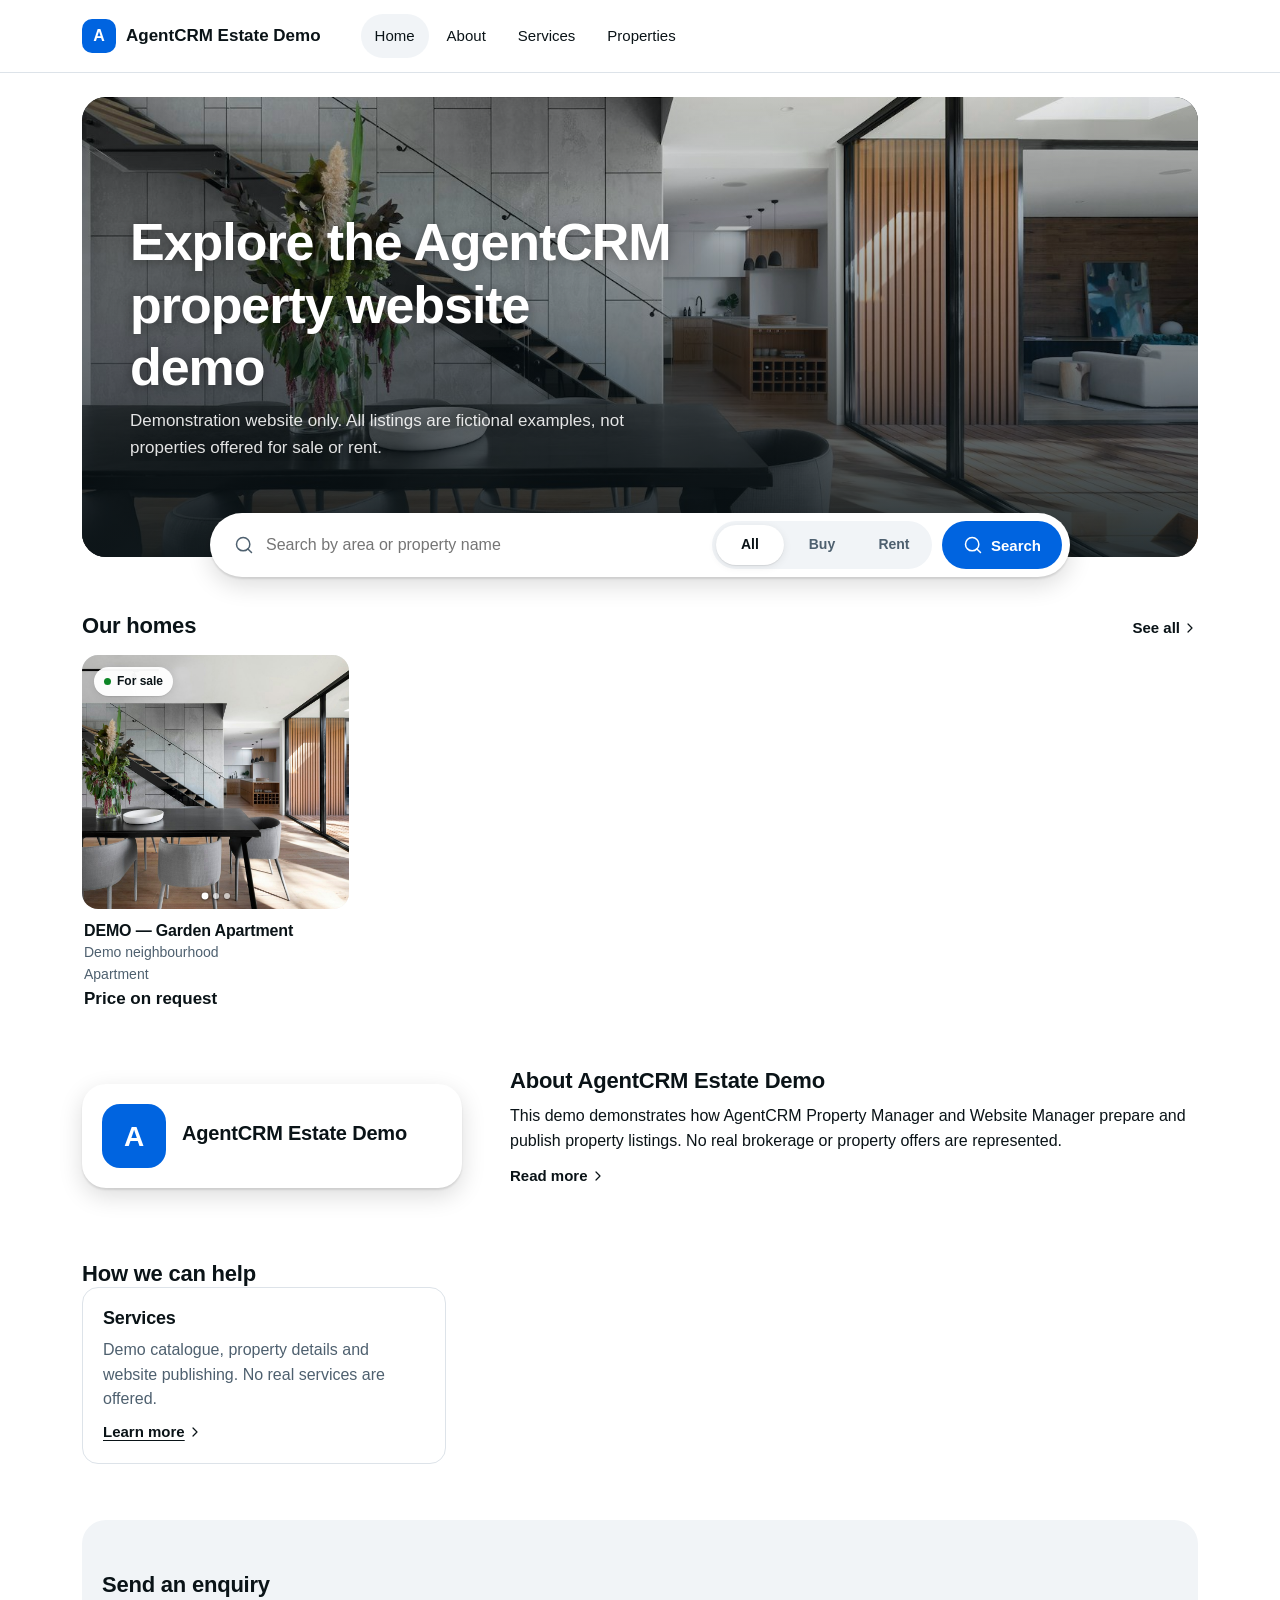
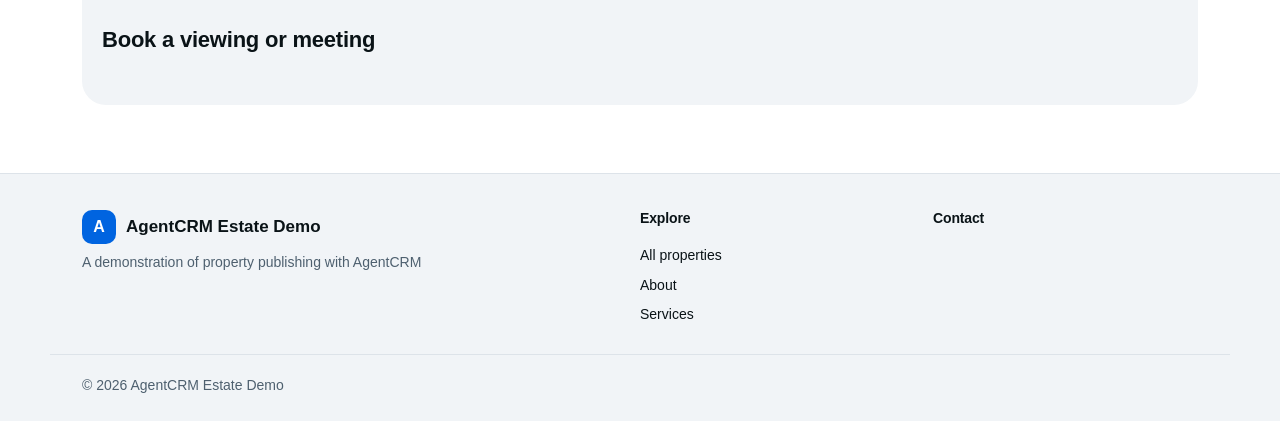
<file: site/index.html>
<!doctype html><html lang="en"><head><meta charset="utf-8"><meta name="viewport" content="width=device-width, initial-scale=1, viewport-fit=cover"><meta name="theme-color" content="#ffffff"><meta name="format-detection" content="telephone=no">
<title>AgentCRM Estate Demo</title><meta name="description" content="A demonstration of property publishing with AgentCRM"><meta property="og:title" content="AgentCRM Estate Demo"><meta property="og:description" content="A demonstration of property publishing with AgentCRM"><meta property="og:type" content="website"><link rel="canonical" href="https://agentcrmhq.github.io/estate-demo/index.html"><meta property="og:url" content="https://agentcrmhq.github.io/estate-demo/index.html"><meta property="og:image" content="https://agentcrmhq.github.io/estate-demo/assets/ac7cb7c5-64b3-33b1-d637-ca40b46e4405.jpg"><meta name="twitter:card" content="summary_large_image"><meta name="twitter:image" content="https://agentcrmhq.github.io/estate-demo/assets/ac7cb7c5-64b3-33b1-d637-ca40b46e4405.jpg"><link rel="stylesheet" href="assets/haven.css"></head><body class="haven"><a class="hv-skip" href="#main">Skip to content</a><header class="hv-header"><div class="hv-wrap hv-header-in"><a class="hv-brand" href="index.html"><span class="hv-logo" aria-hidden="true">A</span><span>AgentCRM Estate Demo</span></a>
<nav class="hv-nav" aria-label="Main"><a href="index.html" aria-current="page">Home</a><a href="about.html">About</a><a href="services.html">Services</a><a href="properties.html">Properties</a></nav><div class="hv-header-actions"><details class="hv-menu"><summary aria-label="Menu"><svg class="i" width="20" height="20" viewBox="0 0 24 24" aria-hidden="true" focusable="false"><path d="M4 6h16M4 12h16M4 18h16"/></svg></summary><nav aria-label="Mobile"><a href="index.html" aria-current="page">Home</a><a href="about.html">About</a><a href="services.html">Services</a><a href="properties.html">Properties</a></nav></details></div></div></header><main id="main"><section class="hv-hero"><div class="hv-wrap"><div class="hv-hero-card"><img class="hv-hero-img" src="assets/ac7cb7c5-64b3-33b1-d637-ca40b46e4405.jpg" alt="" fetchpriority="high"><div class="hv-hero-copy">
<h1>Explore the AgentCRM property website demo</h1><p>Demonstration website only. All listings are fictional examples, not properties offered for sale or rent.</p></div></div>
<form class="hv-search" action="properties.html" method="get" role="search"><label class="hv-search-field"><svg class="i" width="20" height="20" viewBox="0 0 24 24" aria-hidden="true" focusable="false"><circle cx="11" cy="11" r="8"/><path d="m21 21-4.3-4.3"/></svg><span class="hv-sr">Search</span><input name="q" type="search" placeholder="Search by area or property name" maxlength="200" autocomplete="off"></label>
<div class="hv-seg" role="radiogroup" aria-label="Buy or rent"><label><input type="radio" name="purpose" value="" checked><span>All</span></label><label><input type="radio" name="purpose" value="sale"><span>Buy</span></label><label><input type="radio" name="purpose" value="rent"><span>Rent</span></label></div>
<button class="hv-btn hv-btn-primary" type="submit"><svg class="i" width="20" height="20" viewBox="0 0 24 24" aria-hidden="true" focusable="false"><circle cx="11" cy="11" r="8"/><path d="m21 21-4.3-4.3"/></svg><span>Search</span></button></form></div></section><section class="hv-section"><div class="hv-wrap"><div class="hv-section-head"><h2>Our homes</h2><a class="hv-link" href="properties.html">See all <svg class="i sm" width="16" height="16" viewBox="0 0 24 24" aria-hidden="true" focusable="false"><path d="m9 18 6-6-6-6"/></svg></a></div></div><div class="hv-rail" tabindex="0" aria-label="Our homes"><article class="hv-card" data-property data-title="demo — garden apartment demo neighbourhood" data-purpose="sale" data-type="apartment" data-price="" data-currency="INR" data-bedrooms="" data-status="available">
<div class="hv-card-media"><div class="hv-card-track" data-track><a class="hv-slide" href="property-demo-garden-apartment.html" tabindex="-1"><img src="assets/ac7cb7c5-64b3-33b1-d637-ca40b46e4405.jpg" alt="DEMO — Garden Apartment · property photo" fetchpriority="high" decoding="async"></a><a class="hv-slide" href="property-demo-garden-apartment.html" tabindex="-1" aria-hidden="true"><img src="assets/cf92672f-c310-0208-b527-3d4281a7245a.jpg" alt="" loading="lazy" decoding="async"></a><a class="hv-slide" href="property-demo-garden-apartment.html" tabindex="-1" aria-hidden="true"><img src="assets/362623b4-7bee-5b2f-01b8-5912c53f2a49.jpg" alt="" loading="lazy" decoding="async"></a></div><div class="hv-dots" aria-hidden="true"><span class="on"></span><span></span><span></span></div><span class="hv-badge ok">For sale</span></div>
<a class="hv-card-body" href="property-demo-garden-apartment.html"><h3>DEMO — Garden Apartment</h3><p class="hv-muted">Demo neighbourhood</p>
<p class="hv-card-facts"><span>Apartment</span></p>
<p class="hv-price"><strong>Price on request</strong></p></a></article></div></section><section class="hv-section"><div class="hv-wrap hv-agent"><div class="hv-agent-card"><span class="hv-logo xl" aria-hidden="true">A</span><div><h2>AgentCRM Estate Demo</h2></div></div>
<div class="hv-agent-copy"><h2>About AgentCRM Estate Demo</h2><p>This demo demonstrates how AgentCRM Property Manager and Website Manager prepare and publish property listings. No real brokerage or property offers are represented.</p><a class="hv-link" href="about.html">Read more <svg class="i sm" width="16" height="16" viewBox="0 0 24 24" aria-hidden="true" focusable="false"><path d="m9 18 6-6-6-6"/></svg></a><div class="hv-actions"></div></div></div></section><section class="hv-section"><div class="hv-wrap"><h2 class="hv-h2">How we can help</h2><div class="hv-tiles"><a class="hv-tile" href="services.html"><h3>Services</h3><p class="hv-muted">Demo catalogue, property details and website publishing. No real services are offered.</p><span class="hv-link">Learn more <svg class="i sm" width="16" height="16" viewBox="0 0 24 24" aria-hidden="true" focusable="false"><path d="m9 18 6-6-6-6"/></svg></span></a></div></div></section><section class="hv-section" id="contact"><div class="hv-wrap"><div class="hv-panel"><section class="crm-contact" id="enquire" tabindex="-1"><h2>Send an enquiry</h2><script defer src="https://agentcrms.duckdns.org/embed.js" data-form="244f5f4b4362" data-message=""></script></section><section class="crm-contact" id="viewing" tabindex="-1"><h2>Book a viewing or meeting</h2><script defer src="https://agentcrms.duckdns.org/embed.js" data-form="720d575bdf68" data-message=""></script></section></div></div></section></main><footer class="hv-footer"><div class="hv-wrap hv-footer-in"><div><a class="hv-brand" href="index.html"><span class="hv-logo" aria-hidden="true">A</span><span>AgentCRM Estate Demo</span></a><p class="hv-muted">A demonstration of property publishing with AgentCRM</p></div>
<div><h2>Explore</h2><a href="properties.html">All properties</a><a href="about.html">About</a><a href="services.html">Services</a></div>
<div><h2>Contact</h2></div></div>
<div class="hv-wrap hv-legal"><span>© 2026 AgentCRM Estate Demo</span></div></footer><div class="crm-bar-space" aria-hidden="true"></div><nav class="crm-bar" aria-label="Quick contact"><a href="about.html#enquire" class="crm-bar-action crm-action-enquire" aria-label="Send an enquiry"><svg class="crm-i" width="20" height="20" viewBox="0 0 24 24" aria-hidden="true" focusable="false" fill="none" stroke="currentColor" stroke-width="1.8" stroke-linecap="round" stroke-linejoin="round"><rect width="20" height="16" x="2" y="4" rx="2"/><path d="m22 7-9 5.7a2 2 0 0 1-2 0L2 7"/></svg><span>Enquire</span></a></nav><script defer src="assets/haven.js"></script></body></html>
</file>
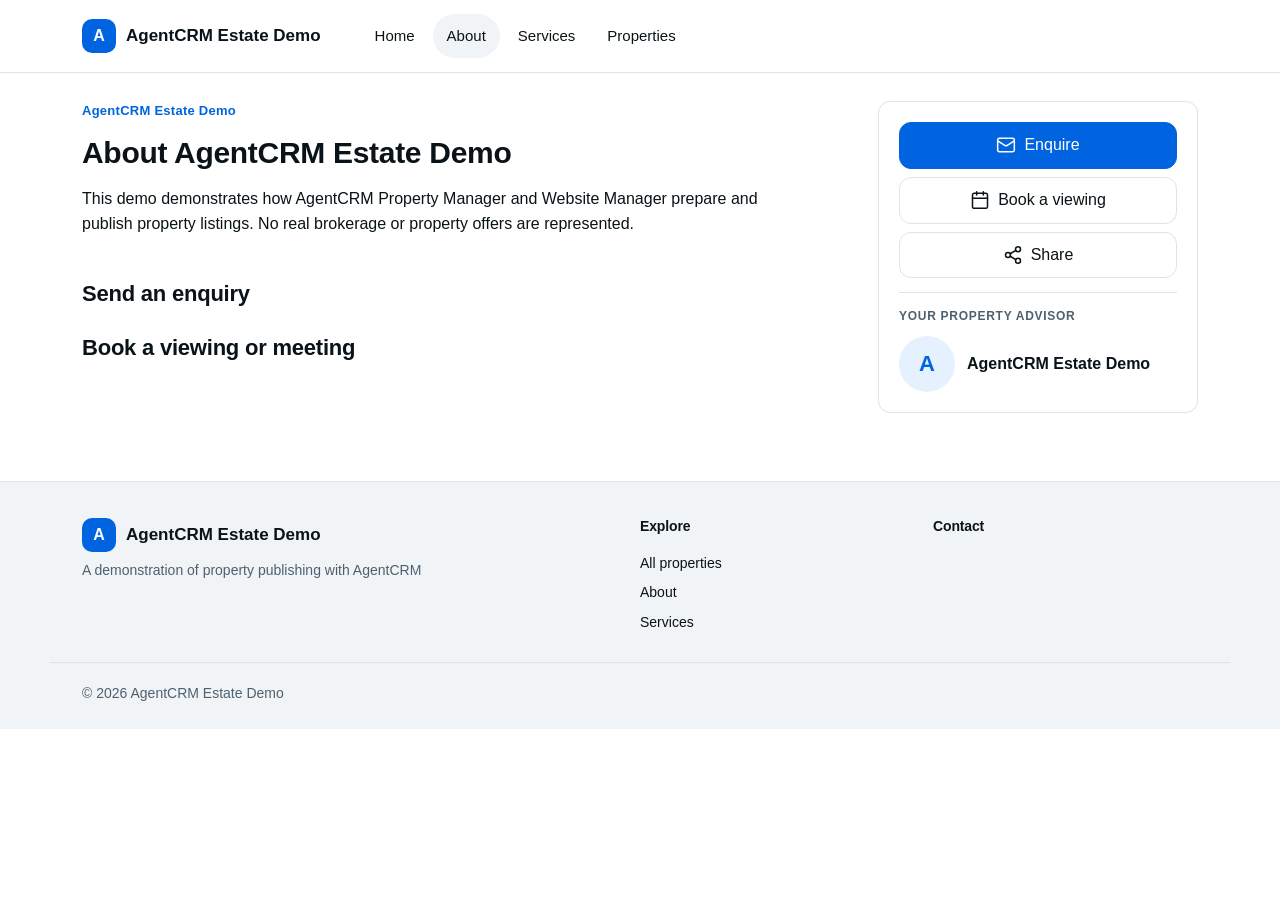
<file: site/about.html>
<!doctype html><html lang="en"><head><meta charset="utf-8"><meta name="viewport" content="width=device-width, initial-scale=1, viewport-fit=cover"><meta name="theme-color" content="#ffffff"><meta name="format-detection" content="telephone=no">
<title>About · AgentCRM Estate Demo</title><meta name="description" content="This demo demonstrates how AgentCRM Property Manager and Website Manager prepare and publish property listings. No real brokerage or property offers are represented."><meta property="og:title" content="About · AgentCRM Estate Demo"><meta property="og:description" content="This demo demonstrates how AgentCRM Property Manager and Website Manager prepare and publish property listings. No real brokerage or property offers are represented."><meta property="og:type" content="website"><link rel="canonical" href="https://agentcrmhq.github.io/estate-demo/about.html"><meta property="og:url" content="https://agentcrmhq.github.io/estate-demo/about.html"><meta property="og:image" content="https://agentcrmhq.github.io/estate-demo/assets/ac7cb7c5-64b3-33b1-d637-ca40b46e4405.jpg"><meta name="twitter:card" content="summary_large_image"><meta name="twitter:image" content="https://agentcrmhq.github.io/estate-demo/assets/ac7cb7c5-64b3-33b1-d637-ca40b46e4405.jpg"><link rel="stylesheet" href="assets/haven.css"></head><body class="haven"><a class="hv-skip" href="#main">Skip to content</a><header class="hv-header"><div class="hv-wrap hv-header-in"><a class="hv-brand" href="index.html"><span class="hv-logo" aria-hidden="true">A</span><span>AgentCRM Estate Demo</span></a>
<nav class="hv-nav" aria-label="Main"><a href="index.html">Home</a><a href="about.html" aria-current="page">About</a><a href="services.html">Services</a><a href="properties.html">Properties</a></nav><div class="hv-header-actions"><details class="hv-menu"><summary aria-label="Menu"><svg class="i" width="20" height="20" viewBox="0 0 24 24" aria-hidden="true" focusable="false"><path d="M4 6h16M4 12h16M4 18h16"/></svg></summary><nav aria-label="Mobile"><a href="index.html">Home</a><a href="about.html" aria-current="page">About</a><a href="services.html">Services</a><a href="properties.html">Properties</a></nav></details></div></div></header><main id="main"><section class="hv-section"><div class="hv-wrap crm-layout"><div class="hv-prose"><p class="hv-eyebrow">AgentCRM Estate Demo</p><h1>About AgentCRM Estate Demo</h1><p>This demo demonstrates how AgentCRM Property Manager and Website Manager prepare and publish property listings. No real brokerage or property offers are represented.</p><div class="hv-actions"></div><section class="crm-contact" id="enquire" tabindex="-1"><h2>Send an enquiry</h2><script defer src="https://agentcrms.duckdns.org/embed.js" data-form="244f5f4b4362" data-message=""></script></section><section class="crm-contact" id="viewing" tabindex="-1"><h2>Book a viewing or meeting</h2><script defer src="https://agentcrms.duckdns.org/embed.js" data-form="720d575bdf68" data-message=""></script></section></div><aside class="crm-sidebar" aria-label="Contact and booking"><div class="crm-sidebar-in"><div class="crm-actions"><a href="#enquire" class="crm-action crm-primary crm-action-enquire"><svg class="crm-i" width="20" height="20" viewBox="0 0 24 24" aria-hidden="true" focusable="false" fill="none" stroke="currentColor" stroke-width="1.8" stroke-linecap="round" stroke-linejoin="round"><rect width="20" height="16" x="2" y="4" rx="2"/><path d="m22 7-9 5.7a2 2 0 0 1-2 0L2 7"/></svg><span>Enquire</span></a><a href="#viewing" class="crm-action crm-action-viewing"><svg class="crm-i" width="20" height="20" viewBox="0 0 24 24" aria-hidden="true" focusable="false" fill="none" stroke="currentColor" stroke-width="1.8" stroke-linecap="round" stroke-linejoin="round"><rect width="18" height="18" x="3" y="4" rx="2"/><path d="M3 10h18M8 2v4M16 2v4"/></svg><span>Book a viewing</span></a><a href="https://agentcrmhq.github.io/estate-demo/about.html" target="_blank" rel="noopener noreferrer" class="crm-action crm-action-share" data-share data-url="https://agentcrmhq.github.io/estate-demo/about.html" data-title="AgentCRM Estate Demo"><svg class="crm-i" width="20" height="20" viewBox="0 0 24 24" aria-hidden="true" focusable="false" fill="none" stroke="currentColor" stroke-width="1.8" stroke-linecap="round" stroke-linejoin="round"><circle cx="18" cy="5" r="3"/><circle cx="6" cy="12" r="3"/><circle cx="18" cy="19" r="3"/><path d="m8.6 13.5 6.8 4M15.4 6.5l-6.8 4"/></svg><span>Share</span></a></div><section class="crm-agent" aria-label="Your property advisor AgentCRM Estate Demo"><p class="crm-agent-kicker">Your property advisor</p><div class="crm-agent-person"><span class="crm-agent-initial" aria-hidden="true">A</span><div><strong class="crm-agent-name">AgentCRM Estate Demo</strong></div></div></section></div></aside></div></section></main><footer class="hv-footer"><div class="hv-wrap hv-footer-in"><div><a class="hv-brand" href="index.html"><span class="hv-logo" aria-hidden="true">A</span><span>AgentCRM Estate Demo</span></a><p class="hv-muted">A demonstration of property publishing with AgentCRM</p></div>
<div><h2>Explore</h2><a href="properties.html">All properties</a><a href="about.html">About</a><a href="services.html">Services</a></div>
<div><h2>Contact</h2></div></div>
<div class="hv-wrap hv-legal"><span>© 2026 AgentCRM Estate Demo</span></div></footer><div class="crm-bar-space" aria-hidden="true"></div><nav class="crm-bar" aria-label="Quick contact"><a href="#enquire" class="crm-bar-action crm-action-enquire" aria-label="Send an enquiry"><svg class="crm-i" width="20" height="20" viewBox="0 0 24 24" aria-hidden="true" focusable="false" fill="none" stroke="currentColor" stroke-width="1.8" stroke-linecap="round" stroke-linejoin="round"><rect width="20" height="16" x="2" y="4" rx="2"/><path d="m22 7-9 5.7a2 2 0 0 1-2 0L2 7"/></svg><span>Enquire</span></a></nav><script defer src="assets/haven.js"></script></body></html>
</file>
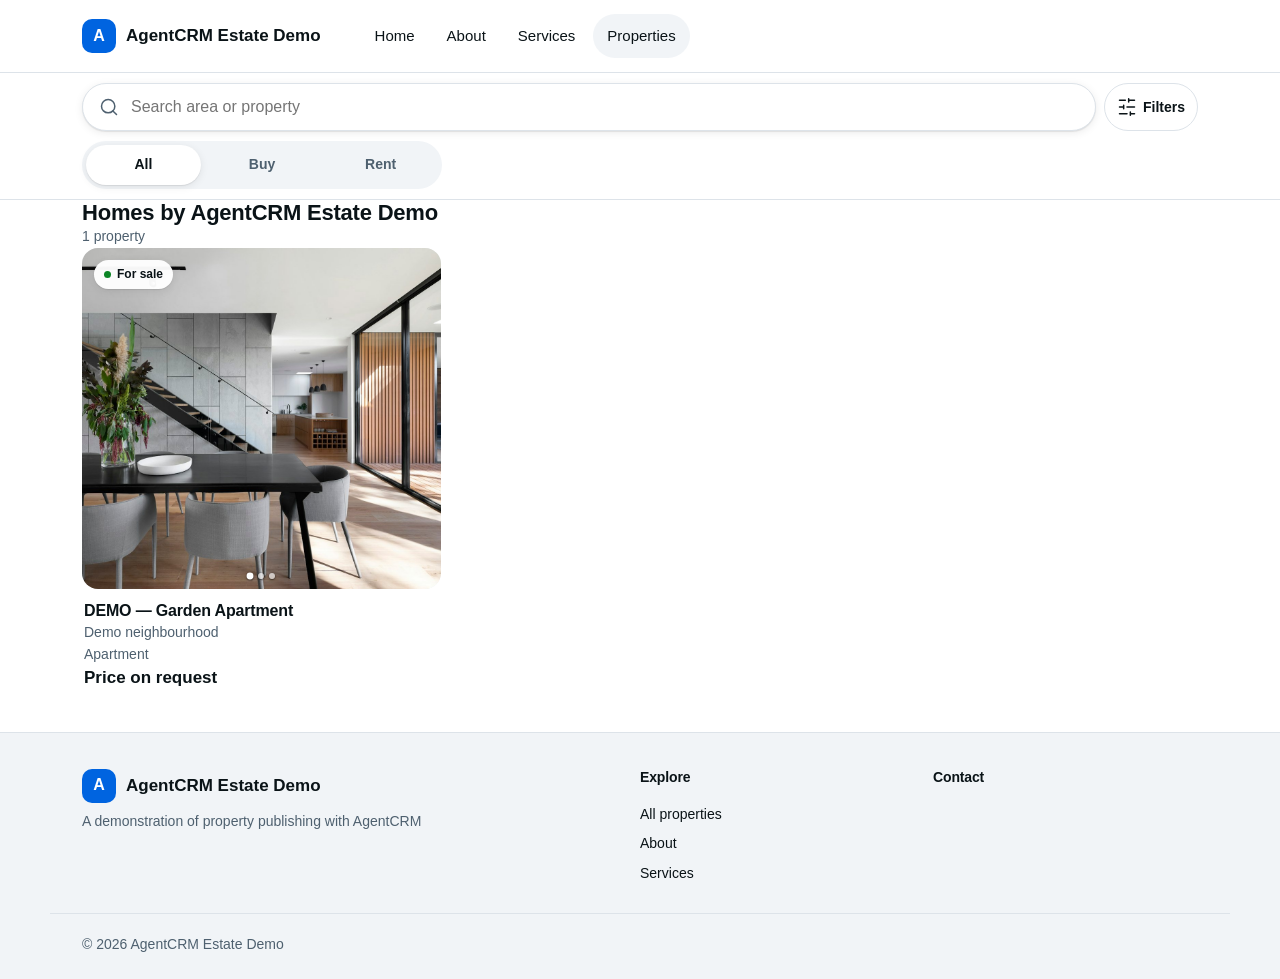
<file: site/properties.html>
<!doctype html><html lang="en"><head><meta charset="utf-8"><meta name="viewport" content="width=device-width, initial-scale=1, viewport-fit=cover"><meta name="theme-color" content="#ffffff"><meta name="format-detection" content="telephone=no">
<title>Properties · AgentCRM Estate Demo</title><meta name="description" content="Browse properties for sale and rent from AgentCRM Estate Demo."><meta property="og:title" content="Properties · AgentCRM Estate Demo"><meta property="og:description" content="Browse properties for sale and rent from AgentCRM Estate Demo."><meta property="og:type" content="website"><link rel="canonical" href="https://agentcrmhq.github.io/estate-demo/properties.html"><meta property="og:url" content="https://agentcrmhq.github.io/estate-demo/properties.html"><meta property="og:image" content="https://agentcrmhq.github.io/estate-demo/assets/ac7cb7c5-64b3-33b1-d637-ca40b46e4405.jpg"><meta name="twitter:card" content="summary_large_image"><meta name="twitter:image" content="https://agentcrmhq.github.io/estate-demo/assets/ac7cb7c5-64b3-33b1-d637-ca40b46e4405.jpg"><link rel="stylesheet" href="assets/haven.css"></head><body class="haven"><a class="hv-skip" href="#main">Skip to content</a><header class="hv-header"><div class="hv-wrap hv-header-in"><a class="hv-brand" href="index.html"><span class="hv-logo" aria-hidden="true">A</span><span>AgentCRM Estate Demo</span></a>
<nav class="hv-nav" aria-label="Main"><a href="index.html">Home</a><a href="about.html">About</a><a href="services.html">Services</a><a href="properties.html" aria-current="page">Properties</a></nav><div class="hv-header-actions"><details class="hv-menu"><summary aria-label="Menu"><svg class="i" width="20" height="20" viewBox="0 0 24 24" aria-hidden="true" focusable="false"><path d="M4 6h16M4 12h16M4 18h16"/></svg></summary><nav aria-label="Mobile"><a href="index.html">Home</a><a href="about.html">About</a><a href="services.html">Services</a><a href="properties.html" aria-current="page">Properties</a></nav></details></div></div></header><main id="main"><section class="hv-list"><form class="hv-filters" data-property-filters role="search"><div class="hv-filterbar"><div class="hv-wrap hv-filterbar-in">
<label class="hv-search-field"><svg class="i" width="20" height="20" viewBox="0 0 24 24" aria-hidden="true" focusable="false"><circle cx="11" cy="11" r="8"/><path d="m21 21-4.3-4.3"/></svg><span class="hv-sr">Location or keyword</span><input name="query" type="search" placeholder="Search area or property" maxlength="200" autocomplete="off"></label><details class="hv-sheet" data-filter-sheet><summary class="hv-iconbtn"><svg class="i" width="20" height="20" viewBox="0 0 24 24" aria-hidden="true" focusable="false"><path d="M21 4h-7M10 4H3M21 12h-9M8 12H3M21 20h-5M12 20H3M14 2v4M8 10v4M16 18v4"/></svg><span>Filters</span></summary><div class="hv-sheet-body" role="group" aria-label="Filters">
<div class="hv-sheet-head"><p class="hv-sheet-title">Filters</p><button class="hv-iconbtn" type="button" data-close-filters aria-label="Close filters"><svg class="i" width="20" height="20" viewBox="0 0 24 24" aria-hidden="true" focusable="false"><path d="M18 6 6 18M6 6l12 12"/></svg></button></div><div class="hv-fields"><label>Property type<select name="type"><option value="">Any type</option><option value="apartment">Apartment</option></select></label>
<label>Bedrooms<select name="bedrooms"><option value="">Any</option><option value="1">1+</option><option value="2">2+</option><option value="3">3+</option><option value="4">4+</option><option value="5">5+</option></select></label>
<label>Availability<select name="status"><option value="">Any</option><option value="available">Available</option><option value="under-offer">Under Offer</option><option value="sold">Sold</option><option value="rented">Rented</option></select></label>
<label>Currency<select name="currency"><option value="">Any</option><option value="INR">INR</option></select></label>
<label>Min price<input name="min" type="number" min="0" inputmode="numeric" placeholder="No min"></label><label>Max price<input name="max" type="number" min="0" inputmode="numeric" placeholder="No max"></label>
<label class="hv-span">Sort by<select name="sort"><option value="default">Recommended</option><option value="low">Price: low to high</option><option value="high">Price: high to low</option></select></label></div>
<div class="hv-sheet-foot"><button class="hv-btn hv-btn-ghost" type="reset">Clear all</button><button class="hv-btn hv-btn-primary" type="submit" data-close-filters>Show homes</button></div></div></details></div>
<div class="hv-wrap"><div class="hv-seg" role="radiogroup" aria-label="Buy or rent"><label><input type="radio" name="purpose" value="" checked><span>All</span></label><label><input type="radio" name="purpose" value="sale"><span>Buy</span></label><label><input type="radio" name="purpose" value="rent"><span>Rent</span></label></div></div></div></form>
<div class="hv-wrap"><h1 class="hv-list-title">Homes by AgentCRM Estate Demo</h1><p class="hv-count" data-property-count role="status" aria-live="polite">1 property</p>
<h2 class="hv-sr">Results</h2><div class="hv-grid" data-property-grid><article class="hv-card" data-property data-title="demo — garden apartment demo neighbourhood" data-purpose="sale" data-type="apartment" data-price="" data-currency="INR" data-bedrooms="" data-status="available">
<div class="hv-card-media"><div class="hv-card-track" data-track><a class="hv-slide" href="property-demo-garden-apartment.html" tabindex="-1"><img src="assets/ac7cb7c5-64b3-33b1-d637-ca40b46e4405.jpg" alt="DEMO — Garden Apartment · property photo" fetchpriority="high" decoding="async"></a><a class="hv-slide" href="property-demo-garden-apartment.html" tabindex="-1" aria-hidden="true"><img src="assets/cf92672f-c310-0208-b527-3d4281a7245a.jpg" alt="" loading="lazy" decoding="async"></a><a class="hv-slide" href="property-demo-garden-apartment.html" tabindex="-1" aria-hidden="true"><img src="assets/362623b4-7bee-5b2f-01b8-5912c53f2a49.jpg" alt="" loading="lazy" decoding="async"></a></div><div class="hv-dots" aria-hidden="true"><span class="on"></span><span></span><span></span></div><span class="hv-badge ok">For sale</span></div>
<a class="hv-card-body" href="property-demo-garden-apartment.html"><h3>DEMO — Garden Apartment</h3><p class="hv-muted">Demo neighbourhood</p>
<p class="hv-card-facts"><span>Apartment</span></p>
<p class="hv-price"><strong>Price on request</strong></p></a></article></div>
<div class="hv-empty" data-property-empty hidden><svg class="i lg" width="32" height="32" viewBox="0 0 24 24" aria-hidden="true" focusable="false"><circle cx="11" cy="11" r="8"/><path d="m21 21-4.3-4.3"/></svg><h2>No matching homes</h2><p class="hv-muted">Try removing a filter or searching a nearby area.</p></div>
</div></section></main><footer class="hv-footer"><div class="hv-wrap hv-footer-in"><div><a class="hv-brand" href="index.html"><span class="hv-logo" aria-hidden="true">A</span><span>AgentCRM Estate Demo</span></a><p class="hv-muted">A demonstration of property publishing with AgentCRM</p></div>
<div><h2>Explore</h2><a href="properties.html">All properties</a><a href="about.html">About</a><a href="services.html">Services</a></div>
<div><h2>Contact</h2></div></div>
<div class="hv-wrap hv-legal"><span>© 2026 AgentCRM Estate Demo</span></div></footer><div class="crm-bar-space" aria-hidden="true"></div><nav class="crm-bar" aria-label="Quick contact"><a href="about.html#enquire" class="crm-bar-action crm-action-enquire" aria-label="Send an enquiry"><svg class="crm-i" width="20" height="20" viewBox="0 0 24 24" aria-hidden="true" focusable="false" fill="none" stroke="currentColor" stroke-width="1.8" stroke-linecap="round" stroke-linejoin="round"><rect width="20" height="16" x="2" y="4" rx="2"/><path d="m22 7-9 5.7a2 2 0 0 1-2 0L2 7"/></svg><span>Enquire</span></a></nav><script defer src="assets/properties.js"></script><script defer src="assets/haven.js"></script></body></html>
</file>
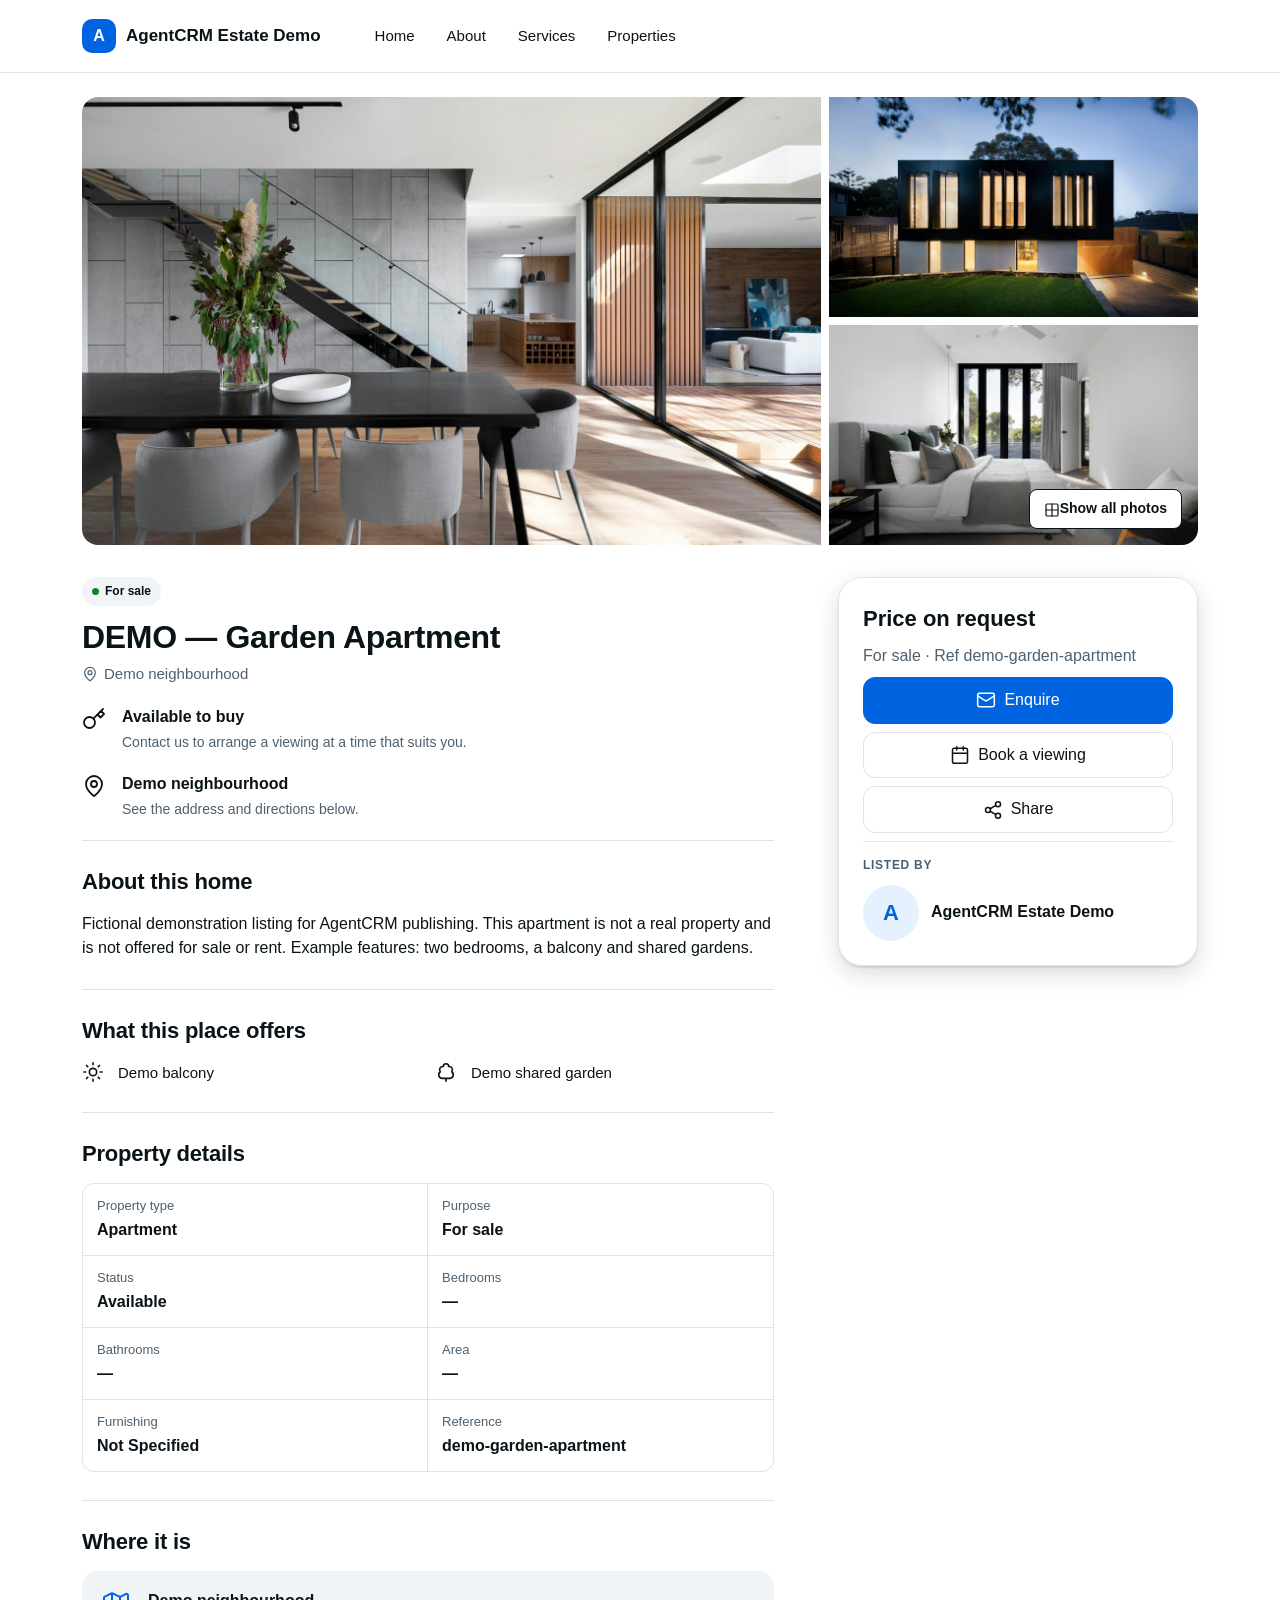
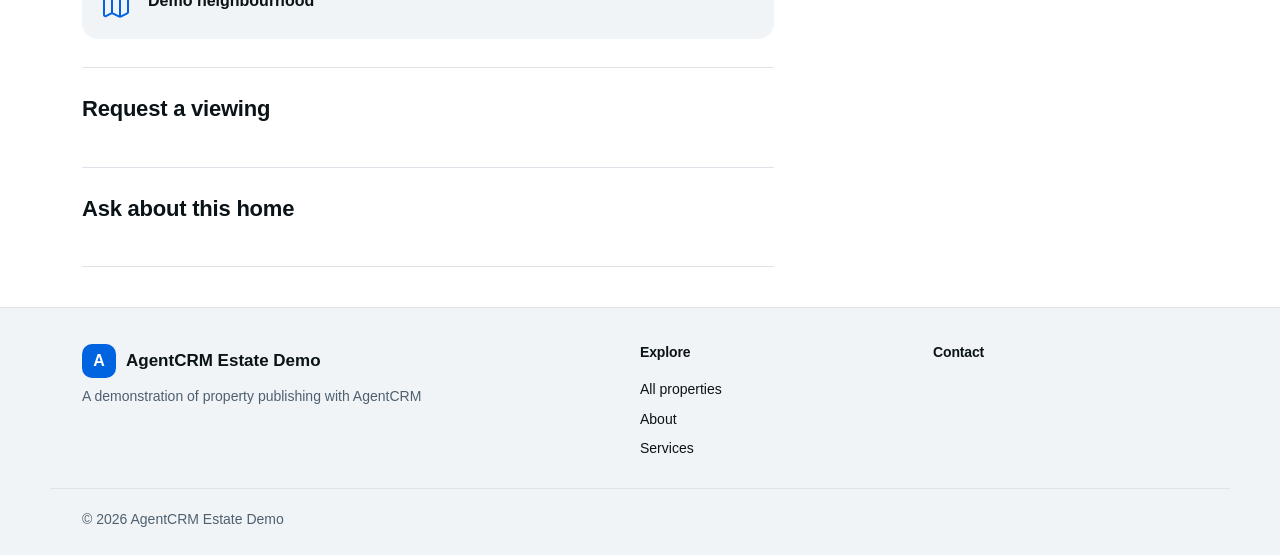
<file: site/property-demo-garden-apartment.html>
<!doctype html><html lang="en"><head><meta charset="utf-8"><meta name="viewport" content="width=device-width, initial-scale=1, viewport-fit=cover"><meta name="theme-color" content="#ffffff"><meta name="format-detection" content="telephone=no">
<title>DEMO — Garden Apartment · AgentCRM Estate Demo</title><meta name="description" content="Fictional AgentCRM demo property — not a real offer."><meta property="og:title" content="DEMO — Garden Apartment"><meta property="og:description" content="Fictional AgentCRM demo property — not a real offer."><meta property="og:type" content="website"><link rel="canonical" href="https://agentcrmhq.github.io/estate-demo/property-demo-garden-apartment.html"><meta property="og:url" content="https://agentcrmhq.github.io/estate-demo/property-demo-garden-apartment.html"><meta property="og:image" content="https://agentcrmhq.github.io/estate-demo/assets/ac7cb7c5-64b3-33b1-d637-ca40b46e4405.jpg"><meta name="twitter:card" content="summary_large_image"><meta name="twitter:image" content="https://agentcrmhq.github.io/estate-demo/assets/ac7cb7c5-64b3-33b1-d637-ca40b46e4405.jpg"><link rel="stylesheet" href="assets/haven.css"></head><body class="haven"><a class="hv-skip" href="#main">Skip to content</a><header class="hv-header"><div class="hv-wrap hv-header-in"><a class="hv-brand" href="index.html"><span class="hv-logo" aria-hidden="true">A</span><span>AgentCRM Estate Demo</span></a>
<nav class="hv-nav" aria-label="Main"><a href="index.html">Home</a><a href="about.html">About</a><a href="services.html">Services</a><a href="properties.html">Properties</a></nav><div class="hv-header-actions"><details class="hv-menu"><summary aria-label="Menu"><svg class="i" width="20" height="20" viewBox="0 0 24 24" aria-hidden="true" focusable="false"><path d="M4 6h16M4 12h16M4 18h16"/></svg></summary><nav aria-label="Mobile"><a href="index.html">Home</a><a href="about.html">About</a><a href="services.html">Services</a><a href="properties.html">Properties</a></nav></details></div></div></header><main id="main"><section class="hv-gallery" aria-label="Photos"><div class="hv-gallery-track" data-track tabindex="0"><img src="assets/ac7cb7c5-64b3-33b1-d637-ca40b46e4405.jpg" alt="DEMO — Garden Apartment · property photo" fetchpriority="high" decoding="async"><img src="assets/cf92672f-c310-0208-b527-3d4281a7245a.jpg" alt="DEMO — Garden Apartment · property photo" loading="lazy" decoding="async"><img src="assets/362623b4-7bee-5b2f-01b8-5912c53f2a49.jpg" alt="DEMO — Garden Apartment · property photo" loading="lazy" decoding="async"></div>
<div class="hv-gallery-bar"><a class="hv-round" href="properties.html" aria-label="All properties"><svg class="i" width="20" height="20" viewBox="0 0 24 24" aria-hidden="true" focusable="false"><path d="m12 19-7-7 7-7M19 12H5"/></svg></a><a class="hv-round" href="https://agentcrmhq.github.io/estate-demo/property-demo-garden-apartment.html" target="_blank" rel="noopener noreferrer" data-share data-url="https://agentcrmhq.github.io/estate-demo/property-demo-garden-apartment.html" data-title="DEMO — Garden Apartment" aria-label="Share"><svg class="i" width="20" height="20" viewBox="0 0 24 24" aria-hidden="true" focusable="false"><circle cx="18" cy="5" r="3"/><circle cx="6" cy="12" r="3"/><circle cx="18" cy="19" r="3"/><path d="m8.6 13.5 6.8 4M15.4 6.5l-6.8 4"/></svg></a></div>
<span class="hv-counter" data-counter aria-hidden="true">1 / 3</span><a class="hv-allphotos" href="#photos"><svg class="i sm" width="16" height="16" viewBox="0 0 24 24" aria-hidden="true" focusable="false"><rect width="18" height="18" x="3" y="3" rx="2"/><path d="M3 12h18M12 3v18"/></svg>Show all 3 photos</a></section><div class="hv-wrap"><section class="hv-mosaic n3" aria-label="Photo highlights"><a href="#photos" class="m0"><img src="assets/ac7cb7c5-64b3-33b1-d637-ca40b46e4405.jpg" alt="DEMO — Garden Apartment · property photo" ></a><a href="#photos" class="m1"><img src="assets/cf92672f-c310-0208-b527-3d4281a7245a.jpg" alt="DEMO — Garden Apartment · property photo" loading="lazy"></a><a href="#photos" class="m2"><img src="assets/362623b4-7bee-5b2f-01b8-5912c53f2a49.jpg" alt="DEMO — Garden Apartment · property photo" loading="lazy"></a><a class="hv-allphotos" href="#photos"><svg class="i sm" width="16" height="16" viewBox="0 0 24 24" aria-hidden="true" focusable="false"><rect width="18" height="18" x="3" y="3" rx="2"/><path d="M3 12h18M12 3v18"/></svg>Show all photos</a></section><div class="hv-detail">
<div class="hv-detail-main"><div class="hv-title"><span class="hv-badge ok">For sale</span><h1>DEMO — Garden Apartment</h1><p class="hv-muted"><svg class="i sm" width="16" height="16" viewBox="0 0 24 24" aria-hidden="true" focusable="false"><path d="M20 10c0 5-5.5 10.2-7.4 11.8a1 1 0 0 1-1.2 0C9.5 20.2 4 15 4 10a8 8 0 0 1 16 0"/><circle cx="12" cy="10" r="3"/></svg> Demo neighbourhood</p>
</div>
<div class="crm-agent-inline"><section class="crm-agent" aria-label="Listed by AgentCRM Estate Demo"><p class="crm-agent-kicker">Listed by</p><div class="crm-agent-person"><span class="crm-agent-initial" aria-hidden="true">A</span><div><strong class="crm-agent-name">AgentCRM Estate Demo</strong></div></div></section></div>
<ul class="hv-highlights"><li><svg class="i" width="20" height="20" viewBox="0 0 24 24" aria-hidden="true" focusable="false"><circle cx="7.5" cy="15.5" r="5.5"/><path d="m21 2-9.6 9.6M15.5 7.5l3 3L22 7l-3-3"/></svg><div><strong>Available to buy</strong><p class="hv-muted">Contact us to arrange a viewing at a time that suits you.</p></div></li><li><svg class="i" width="20" height="20" viewBox="0 0 24 24" aria-hidden="true" focusable="false"><path d="M20 10c0 5-5.5 10.2-7.4 11.8a1 1 0 0 1-1.2 0C9.5 20.2 4 15 4 10a8 8 0 0 1 16 0"/><circle cx="12" cy="10" r="3"/></svg><div><strong>Demo neighbourhood</strong><p class="hv-muted">See the address and directions below.</p></div></li></ul>
<section class="hv-block"><h2>About this home</h2><p>Fictional demonstration listing for AgentCRM publishing. This apartment is not a real property and is not offered for sale or rent. Example features: two bedrooms, a balcony and shared gardens.</p></section>
<section class="hv-block"><h2>What this place offers</h2><ul class="hv-amenities"><li><svg class="i" width="20" height="20" viewBox="0 0 24 24" aria-hidden="true" focusable="false"><circle cx="12" cy="12" r="4"/><path d="M12 2v2M12 20v2M4.9 4.9l1.4 1.4M17.7 17.7l1.4 1.4M2 12h2M20 12h2M6.3 17.7l-1.4 1.4M19.1 4.9l-1.4 1.4"/></svg><span>Demo balcony</span></li><li><svg class="i" width="20" height="20" viewBox="0 0 24 24" aria-hidden="true" focusable="false"><path d="M8 19a4 4 0 0 1-2.2-7.3A3.5 3.5 0 0 1 9 6V6a3 3 0 1 1 6 0v0a3.5 3.5 0 0 1 3.2 5.7A4 4 0 0 1 16 19ZM12 19v3"/></svg><span>Demo shared garden</span></li></ul></section>
<section class="hv-block"><h2>Property details</h2><dl class="hv-specs"><div><dt>Property type</dt><dd>Apartment</dd></div><div><dt>Purpose</dt><dd>For sale</dd></div><div><dt>Status</dt><dd>Available</dd></div><div><dt>Bedrooms</dt><dd>—</dd></div><div><dt>Bathrooms</dt><dd>—</dd></div><div><dt>Area</dt><dd>—</dd></div><div><dt>Furnishing</dt><dd>Not Specified</dd></div><div><dt>Reference</dt><dd>demo-garden-apartment</dd></div></dl></section>
<section class="hv-block"><h2>Where it is</h2><div class="hv-where"><svg class="i lg" width="32" height="32" viewBox="0 0 24 24" aria-hidden="true" focusable="false"><path d="M14.1 5.6a2 2 0 0 0 1.8 0l3.7-1.9a1 1 0 0 1 1.4.9v12.8a1 1 0 0 1-.6.9l-4.5 2.3a2 2 0 0 1-1.8 0l-4.2-2.1a2 2 0 0 0-1.8 0l-3.7 1.8A1 1 0 0 1 3 19.4V6.6a1 1 0 0 1 .6-.9l4.5-2.3a2 2 0 0 1 1.8 0zM15 5.8v15M9 3.2v15"/></svg><div><strong>Demo neighbourhood</strong></div></div></section>
<section class="hv-block" id="viewing" tabindex="-1"><h2>Request a viewing</h2><script defer src="https://agentcrms.duckdns.org/embed.js" data-form="720d575bdf68" data-message="I am interested in DEMO — Garden Apartment (property reference: demo-garden-apartment)."></script></section>
<section class="hv-block" id="enquire" tabindex="-1"><h2>Ask about this home</h2><script defer src="https://agentcrms.duckdns.org/embed.js" data-form="244f5f4b4362" data-message="I am interested in DEMO — Garden Apartment (property reference: demo-garden-apartment)."></script></section>
</div><aside class="hv-detail-side"><div class="hv-book"><p class="hv-price lg"><strong>Price on request</strong></p><p class="hv-muted">For sale · Ref demo-garden-apartment</p>
<div class="crm-actions"><a href="#enquire" class="crm-action crm-primary crm-action-enquire"><svg class="crm-i" width="20" height="20" viewBox="0 0 24 24" aria-hidden="true" focusable="false" fill="none" stroke="currentColor" stroke-width="1.8" stroke-linecap="round" stroke-linejoin="round"><rect width="20" height="16" x="2" y="4" rx="2"/><path d="m22 7-9 5.7a2 2 0 0 1-2 0L2 7"/></svg><span>Enquire</span></a><a href="#viewing" class="crm-action crm-action-viewing"><svg class="crm-i" width="20" height="20" viewBox="0 0 24 24" aria-hidden="true" focusable="false" fill="none" stroke="currentColor" stroke-width="1.8" stroke-linecap="round" stroke-linejoin="round"><rect width="18" height="18" x="3" y="4" rx="2"/><path d="M3 10h18M8 2v4M16 2v4"/></svg><span>Book a viewing</span></a><a href="https://agentcrmhq.github.io/estate-demo/property-demo-garden-apartment.html" target="_blank" rel="noopener noreferrer" class="crm-action crm-action-share" data-share data-url="https://agentcrmhq.github.io/estate-demo/property-demo-garden-apartment.html" data-title="DEMO — Garden Apartment"><svg class="crm-i" width="20" height="20" viewBox="0 0 24 24" aria-hidden="true" focusable="false" fill="none" stroke="currentColor" stroke-width="1.8" stroke-linecap="round" stroke-linejoin="round"><circle cx="18" cy="5" r="3"/><circle cx="6" cy="12" r="3"/><circle cx="18" cy="19" r="3"/><path d="m8.6 13.5 6.8 4M15.4 6.5l-6.8 4"/></svg><span>Share</span></a></div><section class="crm-agent" aria-label="Listed by AgentCRM Estate Demo"><p class="crm-agent-kicker">Listed by</p><div class="crm-agent-person"><span class="crm-agent-initial" aria-hidden="true">A</span><div><strong class="crm-agent-name">AgentCRM Estate Demo</strong></div></div></section></div></aside></div></div><section class="hv-photos" id="photos" tabindex="-1" aria-label="All photos"><div class="hv-photos-head"><a class="hv-round" href="#main" aria-label="Close photos"><svg class="i" width="20" height="20" viewBox="0 0 24 24" aria-hidden="true" focusable="false"><path d="M18 6 6 18M6 6l12 12"/></svg></a><h2>DEMO — Garden Apartment</h2></div><div class="hv-photo-list"><img loading="lazy" src="assets/ac7cb7c5-64b3-33b1-d637-ca40b46e4405.jpg" alt="DEMO — Garden Apartment · property photo"><img loading="lazy" src="assets/cf92672f-c310-0208-b527-3d4281a7245a.jpg" alt="DEMO — Garden Apartment · property photo"><img loading="lazy" src="assets/362623b4-7bee-5b2f-01b8-5912c53f2a49.jpg" alt="DEMO — Garden Apartment · property photo"></div></section>
</main><footer class="hv-footer"><div class="hv-wrap hv-footer-in"><div><a class="hv-brand" href="index.html"><span class="hv-logo" aria-hidden="true">A</span><span>AgentCRM Estate Demo</span></a><p class="hv-muted">A demonstration of property publishing with AgentCRM</p></div>
<div><h2>Explore</h2><a href="properties.html">All properties</a><a href="about.html">About</a><a href="services.html">Services</a></div>
<div><h2>Contact</h2></div></div>
<div class="hv-wrap hv-legal"><span>© 2026 AgentCRM Estate Demo</span></div></footer><div class="crm-bar-space" aria-hidden="true"></div><nav class="crm-bar" aria-label="Quick contact"><a href="#viewing" class="crm-bar-action crm-action-viewing" aria-label="Book a viewing"><svg class="crm-i" width="20" height="20" viewBox="0 0 24 24" aria-hidden="true" focusable="false" fill="none" stroke="currentColor" stroke-width="1.8" stroke-linecap="round" stroke-linejoin="round"><rect width="18" height="18" x="3" y="4" rx="2"/><path d="M3 10h18M8 2v4M16 2v4"/></svg><span>Book</span></a></nav><script defer src="assets/haven.js"></script></body></html>
</file>
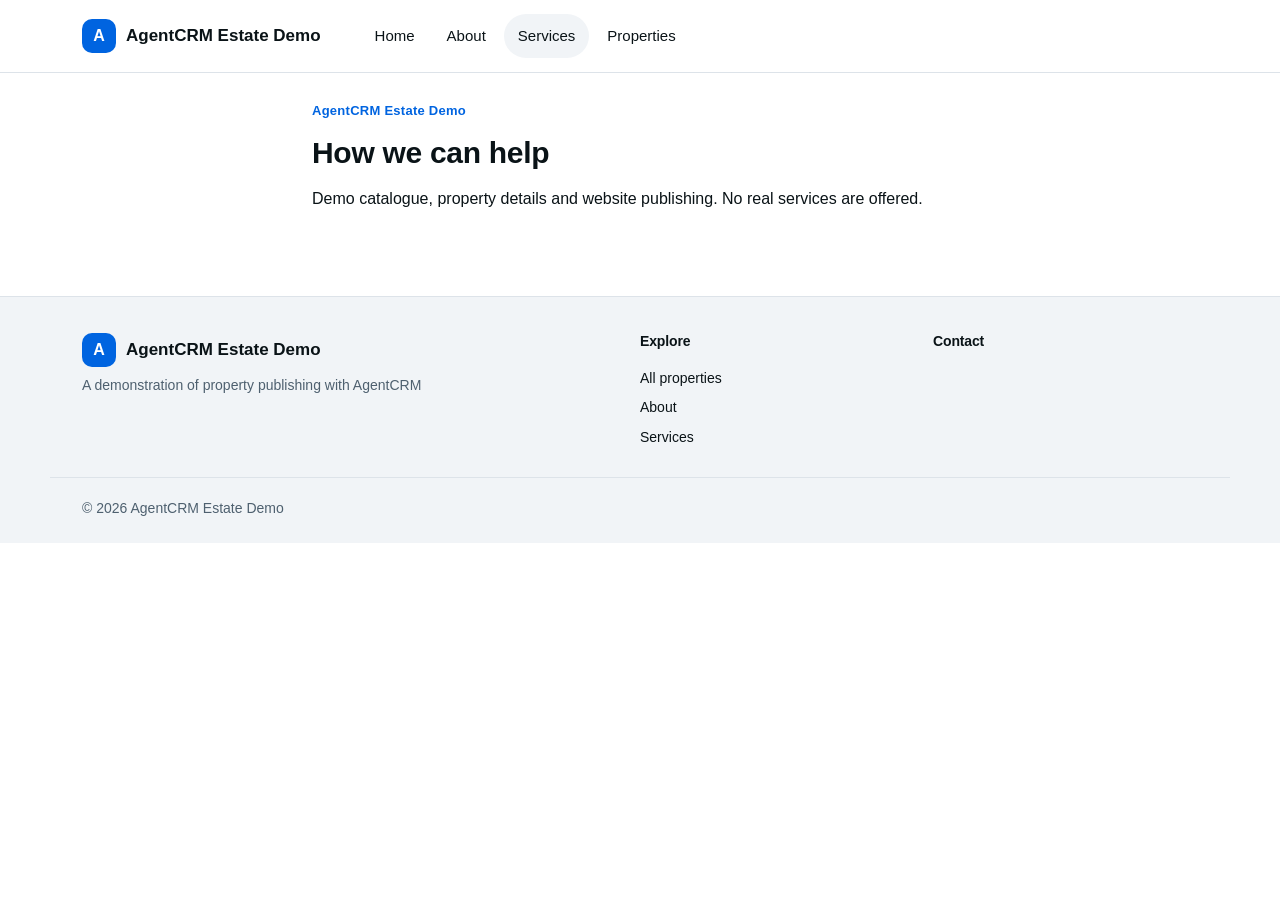
<file: site/services.html>
<!doctype html><html lang="en"><head><meta charset="utf-8"><meta name="viewport" content="width=device-width, initial-scale=1, viewport-fit=cover"><meta name="theme-color" content="#ffffff"><meta name="format-detection" content="telephone=no">
<title>Services · AgentCRM Estate Demo</title><meta name="description" content="Demo catalogue, property details and website publishing. No real services are offered."><meta property="og:title" content="Services · AgentCRM Estate Demo"><meta property="og:description" content="Demo catalogue, property details and website publishing. No real services are offered."><meta property="og:type" content="website"><link rel="canonical" href="https://agentcrmhq.github.io/estate-demo/services.html"><meta property="og:url" content="https://agentcrmhq.github.io/estate-demo/services.html"><meta property="og:image" content="https://agentcrmhq.github.io/estate-demo/assets/ac7cb7c5-64b3-33b1-d637-ca40b46e4405.jpg"><meta name="twitter:card" content="summary_large_image"><meta name="twitter:image" content="https://agentcrmhq.github.io/estate-demo/assets/ac7cb7c5-64b3-33b1-d637-ca40b46e4405.jpg"><link rel="stylesheet" href="assets/haven.css"></head><body class="haven"><a class="hv-skip" href="#main">Skip to content</a><header class="hv-header"><div class="hv-wrap hv-header-in"><a class="hv-brand" href="index.html"><span class="hv-logo" aria-hidden="true">A</span><span>AgentCRM Estate Demo</span></a>
<nav class="hv-nav" aria-label="Main"><a href="index.html">Home</a><a href="about.html">About</a><a href="services.html" aria-current="page">Services</a><a href="properties.html">Properties</a></nav><div class="hv-header-actions"><details class="hv-menu"><summary aria-label="Menu"><svg class="i" width="20" height="20" viewBox="0 0 24 24" aria-hidden="true" focusable="false"><path d="M4 6h16M4 12h16M4 18h16"/></svg></summary><nav aria-label="Mobile"><a href="index.html">Home</a><a href="about.html">About</a><a href="services.html" aria-current="page">Services</a><a href="properties.html">Properties</a></nav></details></div></div></header><main id="main"><section class="hv-section"><div class="hv-wrap hv-prose"><p class="hv-eyebrow">AgentCRM Estate Demo</p><h1>How we can help</h1><p>Demo catalogue, property details and website publishing. No real services are offered.</p><div class="hv-actions"></div></div></section></main><footer class="hv-footer"><div class="hv-wrap hv-footer-in"><div><a class="hv-brand" href="index.html"><span class="hv-logo" aria-hidden="true">A</span><span>AgentCRM Estate Demo</span></a><p class="hv-muted">A demonstration of property publishing with AgentCRM</p></div>
<div><h2>Explore</h2><a href="properties.html">All properties</a><a href="about.html">About</a><a href="services.html">Services</a></div>
<div><h2>Contact</h2></div></div>
<div class="hv-wrap hv-legal"><span>© 2026 AgentCRM Estate Demo</span></div></footer><div class="crm-bar-space" aria-hidden="true"></div><nav class="crm-bar" aria-label="Quick contact"><a href="about.html#enquire" class="crm-bar-action crm-action-enquire" aria-label="Send an enquiry"><svg class="crm-i" width="20" height="20" viewBox="0 0 24 24" aria-hidden="true" focusable="false" fill="none" stroke="currentColor" stroke-width="1.8" stroke-linecap="round" stroke-linejoin="round"><rect width="20" height="16" x="2" y="4" rx="2"/><path d="m22 7-9 5.7a2 2 0 0 1-2 0L2 7"/></svg><span>Enquire</span></a></nav><script defer src="assets/haven.js"></script></body></html>
</file>
<file: site/assets/haven.css>
/* Haven website design. Mobile-first. Tokens adapted from MIT-licensed Astryx core defaults. */
.haven{--hv-accent:#0064e0;--hv-accent-hover:#0057c2;--hv-accent-soft:#e5f1fe;--hv-bg:#fff;--hv-surface:#f1f4f7;--hv-card:#fff;--hv-text:#0a1317;--hv-muted:#4e606f;--hv-line:#dde3e9;--hv-line-strong:#8796a5;--hv-ok:#0d8626;--hv-warn:#753f07;
--hv-r-sm:8px;--hv-r:12px;--hv-r-lg:16px;--hv-r-xl:24px;--hv-pill:999px;
--hv-shadow-low:0 1px 1px rgba(0,0,0,.08),0 2px 8px rgba(0,0,0,.08);--hv-shadow-med:0 1px 2px rgba(0,0,0,.1),0 2px 12px rgba(0,0,0,.1);--hv-shadow-high:0 2px 2px rgba(0,0,0,.1),0 8px 24px rgba(0,0,0,.14);
--hv-font:-apple-system,BlinkMacSystemFont,"Segoe UI",Roboto,Helvetica,Arial,sans-serif;--hv-gutter:16px;--hv-max:1180px;--hv-header:60px;
margin:0;background:var(--hv-bg);color:var(--hv-text);font:400 16px/1.55 var(--hv-font);-webkit-font-smoothing:antialiased;text-rendering:optimizeLegibility;overflow-x:hidden}
.haven *,.haven *::before,.haven *::after{box-sizing:border-box}
.haven img{display:block;max-width:100%}
.haven a{color:inherit;text-decoration:none}
.haven h1,.haven h2,.haven h3{margin:0;line-height:1.2;letter-spacing:-.01em;font-weight:650}
.haven p{margin:0}
.haven :focus-visible{outline:2px solid var(--hv-accent);outline-offset:2px;border-radius:var(--hv-r-sm)}
.hv-sr{position:absolute!important;width:1px;height:1px;overflow:hidden;clip:rect(0 0 0 0);white-space:nowrap}
.hv-skip{position:absolute;left:-999px;top:8px;z-index:100;background:var(--hv-text);color:#fff!important;padding:10px 14px;border-radius:var(--hv-r-sm)}.hv-skip:focus{left:8px}
.hv-wrap{width:100%;max-width:var(--hv-max);margin:0 auto;padding:0 var(--hv-gutter)}
.hv-muted{color:var(--hv-muted)}
.i{width:20px;height:20px;flex:none;fill:none;stroke:currentColor;stroke-width:1.8;stroke-linecap:round;stroke-linejoin:round;vertical-align:middle}.i.sm{width:16px;height:16px}.i.lg{width:32px;height:32px;stroke-width:1.5}
.hv-eyebrow{font-size:13px;font-weight:600;letter-spacing:.02em;color:var(--hv-accent)}
.hv-link{display:inline-flex;align-items:center;gap:2px;font-weight:600;font-size:15px;text-decoration:underline;text-underline-offset:3px;cursor:pointer}

/* Buttons */
.hv-btn{display:inline-flex;align-items:center;justify-content:center;gap:8px;min-height:48px;padding:0 20px;border-radius:var(--hv-r-sm);border:1px solid transparent;font:600 15px/1 var(--hv-font);cursor:pointer;white-space:nowrap;transition:background-color .15s,box-shadow .15s,transform .1s}
.hv-btn:active{transform:scale(.98)}
.hv-btn-primary,.haven a.hv-btn-primary{background:var(--wm-accent,var(--hv-accent));color:var(--wm-accent-ink,#fff)}.hv-btn-primary:hover{background:var(--wm-accent,var(--hv-accent-hover))}
.hv-btn-outline,.haven a.hv-btn-outline{background:var(--hv-card);border-color:var(--hv-line-strong);color:var(--hv-text)}.hv-btn-outline:hover{background:var(--hv-surface)}
.hv-btn-ghost{background:transparent;color:var(--hv-text)}.hv-btn-ghost:hover{background:var(--hv-surface)}
.hv-block .hv-btn,.hv-btn.hv-block{width:100%}
.hv-iconbtn{display:inline-flex;align-items:center;justify-content:center;gap:6px;min-height:44px;min-width:44px;padding:0 12px;border-radius:var(--hv-pill);border:1px solid var(--hv-line);background:var(--hv-card);font:600 14px var(--hv-font);color:var(--hv-text);cursor:pointer;list-style:none}
.hv-iconbtn::-webkit-details-marker{display:none}
.hv-round{display:grid;place-items:center;width:44px;height:44px;border-radius:50%;background:rgba(255,255,255,.95);border:0;color:var(--hv-text);box-shadow:var(--hv-shadow-low);cursor:pointer}
.hv-actions{display:flex;flex-wrap:wrap;gap:8px;margin-top:16px}.hv-actions .hv-btn{flex:1 1 120px}
.hv-actions.compact .hv-btn{min-height:44px;padding:0 12px;font-size:14px}

/* Header */
.hv-header{position:sticky;top:0;z-index:40;background:rgba(255,255,255,.96);backdrop-filter:saturate(180%) blur(12px);border-bottom:1px solid var(--hv-line)}
.hv-header-in{display:flex;align-items:center;gap:16px;min-height:var(--hv-header)}
.hv-brand{display:inline-flex;align-items:center;gap:10px;font-weight:700;font-size:17px;min-width:0}.hv-brand span:last-child{overflow:hidden;text-overflow:ellipsis;white-space:nowrap}
.hv-logo{display:inline-grid;place-items:center;width:34px;height:34px;border-radius:10px;background:var(--wm-accent,var(--hv-accent));color:var(--wm-accent-ink,#fff);font-weight:700;font-size:16px;flex:none}.hv-logo.xl{width:64px;height:64px;border-radius:18px;font-size:28px}
.hv-nav{display:none}
.hv-header-actions{margin-left:auto;display:flex;align-items:center;gap:8px}
.hv-call{min-height:44px;padding:0 14px;border:1px solid var(--hv-line);border-radius:var(--hv-pill)}
.hv-menu{position:relative}.hv-menu summary{display:grid;place-items:center;width:44px;height:44px;border-radius:50%;border:1px solid var(--hv-line);cursor:pointer;list-style:none}.hv-menu summary::-webkit-details-marker{display:none}
.hv-menu nav{position:absolute;right:0;top:52px;min-width:220px;background:var(--hv-card);border-radius:var(--hv-r);box-shadow:var(--hv-shadow-high);padding:8px;display:grid}
.hv-menu nav a{padding:12px 14px;border-radius:var(--hv-r-sm);font-weight:500}.hv-menu nav a:hover,.hv-menu nav a[aria-current]{background:var(--hv-surface)}

/* Home hero + search */
.hv-hero{padding:12px 0 8px}
.hv-hero-card{position:relative;border-radius:var(--hv-r-xl);overflow:hidden;min-height:340px;display:flex;align-items:flex-end;background:#0a1317;color:#fff}
.hv-hero-img{position:absolute;inset:0;width:100%;height:100%;object-fit:cover}
.hv-hero-card{min-height:420px}.hv-hero-card::after{content:"";position:absolute;inset:0;background:linear-gradient(180deg,rgba(10,19,23,.1) 0%,rgba(10,19,23,.35) 35%,rgba(10,19,23,.88) 100%)}
.hv-hero-copy{position:relative;z-index:1;padding:24px 20px 72px;max-width:640px}
.hv-hero-copy{text-shadow:0 1px 12px rgba(0,0,0,.35)}.hv-hero-copy .hv-eyebrow{color:#cfe6ff}.hv-hero-copy h1{font-size:30px;margin:6px 0 10px;font-weight:700}.hv-hero-copy p{color:rgba(255,255,255,.88);font-size:15px;display:-webkit-box;-webkit-line-clamp:3;-webkit-box-orient:vertical;overflow:hidden}
.hv-search{position:relative;z-index:2;margin:-48px 12px 0;background:var(--hv-card);border-radius:var(--hv-r-lg);box-shadow:var(--hv-shadow-high);padding:12px;display:grid;gap:10px}
.hv-search-field{display:flex;align-items:center;gap:10px;min-height:52px;padding:0 16px;border:1px solid var(--hv-line);border-radius:var(--hv-pill);background:var(--hv-card);color:var(--hv-muted)}
.hv-search-field:focus-within{border-color:var(--hv-accent);box-shadow:0 0 0 3px rgba(0,100,224,.18)}
.hv-search-field input{flex:1;min-width:0;border:0;outline:0;background:transparent;font:16px var(--hv-font);color:var(--hv-text)}
.hv-search .hv-btn{border-radius:var(--hv-pill)}
.hv-seg{display:flex;gap:4px;padding:4px;background:var(--hv-surface);border-radius:var(--hv-pill)}
.hv-seg label{flex:1;position:relative}.hv-seg input{position:absolute;opacity:0;inset:0;cursor:pointer}
.hv-seg span{display:flex;align-items:center;justify-content:center;min-height:40px;border-radius:var(--hv-pill);font-weight:600;font-size:14px;color:var(--hv-muted)}
.hv-seg input:checked+span{background:var(--hv-card);color:var(--hv-text);box-shadow:var(--hv-shadow-low)}
.hv-seg input:focus-visible+span{outline:2px solid var(--hv-accent);outline-offset:1px}

/* Chips */
.hv-chips{display:flex;gap:8px;overflow-x:auto;padding:20px 0 4px;scrollbar-width:none;scroll-snap-type:x proximity}.hv-chips::-webkit-scrollbar{display:none}
.hv-chip{display:inline-flex;align-items:center;gap:8px;min-height:44px;padding:0 16px;border:1px solid var(--hv-line);border-radius:var(--hv-pill);white-space:nowrap;font-weight:600;font-size:14px;scroll-snap-align:start;background:var(--hv-card)}
.hv-chip small{color:var(--hv-muted);font-weight:500}.hv-chip:hover{border-color:var(--hv-text)}

/* Sections + rails */
.hv-section{padding:28px 0}
.hv-section h2,.hv-block h2{font-size:22px}
.hv-section-head{display:flex;align-items:baseline;justify-content:space-between;gap:12px;margin-bottom:16px}
.hv-rail{display:grid;grid-auto-flow:column;grid-auto-columns:82%;gap:16px;overflow-x:auto;scroll-snap-type:x mandatory;scroll-padding:0 var(--hv-gutter);padding:0 var(--hv-gutter) 8px;scrollbar-width:none;max-width:calc(var(--hv-max));margin:0 auto}
.hv-rail::-webkit-scrollbar{display:none}.hv-rail>*{scroll-snap-align:start;min-width:0}

/* Cards */
.hv-card{position:relative;min-width:0}
.hv-card[hidden]{display:none}
.hv-card-media{position:relative;aspect-ratio:1/1;border-radius:var(--hv-r-lg);overflow:hidden;background:var(--hv-surface)}
.hv-card-track{display:flex;height:100%;overflow-x:auto;scroll-snap-type:x mandatory;scrollbar-width:none;overscroll-behavior-x:contain}.hv-card-track::-webkit-scrollbar{display:none}
.hv-slide{flex:0 0 100%;height:100%;scroll-snap-align:center}.hv-card-track img{width:100%;height:100%;object-fit:cover}
.hv-card-empty{height:100%;display:grid;place-content:center;justify-items:center;gap:8px;color:var(--hv-muted);font-size:14px}
.hv-dots{position:absolute;left:0;right:0;bottom:10px;display:flex;justify-content:center;gap:5px;pointer-events:none}
.hv-dots span{width:6px;height:6px;border-radius:50%;background:rgba(255,255,255,.65);box-shadow:0 0 0 .5px rgba(0,0,0,.15),0 1px 2px rgba(0,0,0,.45);transition:background .2s,transform .2s}.hv-dots span.on{background:#fff;transform:scale(1.15)}
.hv-badge{display:inline-flex;align-items:center;gap:6px;padding:5px 10px;border-radius:var(--hv-pill);background:rgba(255,255,255,.96);font-size:12px;font-weight:700;color:var(--hv-text);box-shadow:var(--hv-shadow-low)}
.hv-badge::before{content:"";width:7px;height:7px;border-radius:50%;background:var(--hv-ok)}.hv-badge.warn::before{background:#e9af08}.hv-badge.muted::before{background:var(--hv-line-strong)}
.hv-card-media .hv-badge{position:absolute;top:12px;left:12px}
.hv-card-nav{position:absolute;top:50%;transform:translateY(-50%);width:32px;height:32px;opacity:0;transition:opacity .15s}.hv-card-nav.prev{left:8px}.hv-card-nav.next{right:8px}
.hv-card:hover .hv-card-nav{opacity:1}.hv-card-nav:focus-visible{opacity:1}
.hv-card-body{display:block;padding:12px 2px 0}
.hv-card-body h3{font-size:16px;font-weight:600;overflow:hidden;text-overflow:ellipsis;white-space:nowrap}
.hv-card-body::after{content:"";position:absolute;inset:0;z-index:0}
.hv-card-media{z-index:1}
.hv-card-body .hv-muted{font-size:14px;margin-top:2px;overflow:hidden;text-overflow:ellipsis;white-space:nowrap}
.hv-card-facts{display:flex;flex-wrap:wrap;gap:4px 12px;font-size:14px;color:var(--hv-muted);margin-top:4px}
.hv-price{margin-top:6px;font-size:17px}.hv-price strong{font-weight:700}.hv-price span{color:var(--hv-muted);font-size:14px}.hv-price.lg{font-size:22px;margin:0}

/* Agent / tiles / panels */
.hv-agent{display:grid;gap:20px}
.hv-agent-card{display:flex;align-items:center;gap:16px;padding:20px;border-radius:var(--hv-r-xl);background:var(--hv-card);box-shadow:var(--hv-shadow-high)}
.hv-agent-card h2{font-size:20px;margin-bottom:6px}.hv-agent-card p{display:flex;align-items:center;gap:6px;font-size:14px;margin-top:2px}
.hv-agent-copy h2{margin-bottom:10px}.hv-agent-copy p+p{margin-top:10px}.hv-agent-copy .hv-link{margin-top:10px}
.hv-tiles{display:grid;gap:12px}.hv-h2{margin-bottom:16px}
.hv-tile{display:grid;gap:8px;padding:20px;border:1px solid var(--hv-line);border-radius:var(--hv-r-lg);background:var(--hv-card)}.hv-tile:hover{box-shadow:var(--hv-shadow-med)}
.hv-tile h3{font-size:18px}
.hv-panel{padding:24px 20px;border-radius:var(--hv-r-xl);background:var(--hv-surface)}.hv-panel h2{margin-bottom:6px}
.hv-figure{margin:0}.hv-figure img{aspect-ratio:4/3;object-fit:cover;border-radius:var(--hv-r-lg);width:100%}.hv-figure figcaption{font-size:14px;color:var(--hv-muted);padding-top:8px}
.hv-prose{max-width:720px}.hv-prose h1{font-size:30px;margin:6px 0 16px}.hv-prose p{margin-bottom:14px}

/* Listings */
.hv-filterbar{position:sticky;top:var(--hv-header);z-index:50;background:#fff;border-bottom:1px solid var(--hv-line);padding:10px 0;display:grid;gap:10px}
.hv-filterbar-in{display:flex;gap:8px;align-items:center;min-width:0}.hv-filterbar .hv-search-field{flex:1;min-width:0;min-height:48px;box-shadow:var(--hv-shadow-low)}
.hv-filterbar .hv-seg{max-width:360px}
.hv-sheet>summary{min-height:48px}
.hv-sheet[open]>summary{border-color:var(--hv-text);position:relative;z-index:61;background:#fff}
.hv-sheet-body{position:fixed;left:0;right:0;bottom:0;z-index:60;max-height:86vh;overflow:auto;background:var(--hv-card);border-radius:var(--hv-r-xl) var(--hv-r-xl) 0 0;box-shadow:0 -8px 32px rgba(0,0,0,.2);padding:8px 20px calc(20px + env(safe-area-inset-bottom));animation:hv-up .22s ease-out}
.hv-sheet[open]::before{content:"";position:fixed;inset:0;z-index:55;background:rgba(1,18,40,.4)}
.hv-sheet-head{position:sticky;top:-8px;display:flex;align-items:center;justify-content:space-between;padding:12px 0;background:var(--hv-card);border-bottom:1px solid var(--hv-line);margin-bottom:16px}.hv-sheet-head h2,.hv-sheet-title{font-weight:650;font-size:18px}
.hv-fields{display:grid;grid-template-columns:1fr 1fr;gap:14px}.hv-fields .hv-span{grid-column:1/-1}
.hv-fields label{display:grid;gap:6px;font-size:14px;font-weight:600}
.hv-fields select,.hv-fields input{min-height:48px;width:100%;padding:0 12px;border:1px solid var(--hv-line-strong);border-radius:var(--hv-r-sm);background:var(--hv-card);font:16px var(--hv-font);color:var(--hv-text)}
.hv-sheet-foot{display:flex;justify-content:space-between;gap:12px;margin-top:20px;padding-top:16px;border-top:1px solid var(--hv-line)}.hv-sheet-foot .hv-btn-primary{flex:1}
@keyframes hv-up{from{transform:translateY(24px);opacity:0}to{transform:none;opacity:1}}
.hv-list-title{font-size:22px;margin:20px 0 2px}
.hv-count{color:var(--hv-muted);font-size:14px;margin:0 0 16px}
.hv-grid{display:grid;grid-template-columns:1fr;gap:28px 20px}
.hv-empty[hidden]{display:none}.hv-empty{display:grid;justify-items:center;text-align:center;gap:8px;padding:56px 16px;color:var(--hv-muted)}.hv-empty h2{color:var(--hv-text);font-size:20px}

/* Property detail */
.hv-gallery{position:relative;background:var(--hv-surface)}
.hv-gallery-track{display:flex;overflow-x:auto;scroll-snap-type:x mandatory;scrollbar-width:none;aspect-ratio:4/3;max-height:70vh}.hv-gallery-track::-webkit-scrollbar{display:none}
.hv-gallery-track img,.hv-gallery-track .hv-card-empty{flex:0 0 100%;width:100%;height:100%;object-fit:cover;scroll-snap-align:center}
.hv-gallery-bar{position:absolute;top:12px;left:12px;right:12px;display:flex;justify-content:space-between;pointer-events:none}.hv-gallery-bar>*{pointer-events:auto}
.hv-counter{position:absolute;right:12px;bottom:28px;padding:4px 10px;border-radius:var(--hv-pill);background:rgba(10,19,23,.72);color:#fff;font-size:12px;font-weight:600}
.hv-gallery .hv-allphotos{min-height:44px!important;position:absolute;left:12px;bottom:24px;min-height:36px;padding:6px 12px;border:0;background:rgba(255,255,255,.95);box-shadow:var(--hv-shadow-low);font-size:13px}
.hv-allphotos{display:inline-flex;align-items:center;gap:6px;padding:8px 14px;border-radius:var(--hv-r-sm);background:#fff;border:1px solid var(--hv-text);font-size:14px;font-weight:600}
.hv-mosaic{display:none}
.hv-detail{position:relative;z-index:2;margin:-16px calc(-1 * var(--hv-gutter)) 0;padding:24px var(--hv-gutter) 0;background:var(--hv-bg);border-radius:var(--hv-r-xl) var(--hv-r-xl) 0 0}
.hv-title h1{font-size:26px;margin:12px 0 6px}
.hv-title>.hv-muted{display:flex;align-items:center;gap:6px;font-size:15px}
.hv-title .hv-badge{box-shadow:none;background:var(--hv-surface)}
.hv-facts{list-style:none;margin:18px 0 0;padding:0;display:grid;grid-auto-flow:column;grid-auto-columns:1fr;border:1px solid var(--hv-line);border-radius:var(--hv-r-lg)}
.hv-facts li{display:grid;justify-items:center;gap:6px;padding:14px 8px;font-size:14px;font-weight:600;text-align:center}.hv-facts li+li{border-left:1px solid var(--hv-line)}.hv-facts .i{width:22px;height:22px;color:var(--hv-muted)}
.hv-host{display:flex;align-items:center;gap:14px;padding:20px 0;margin-top:20px;border-top:1px solid var(--hv-line);border-bottom:1px solid var(--hv-line)}.hv-host p{font-size:14px}
.hv-highlights{list-style:none;margin:0;padding:20px 0;display:grid;gap:18px;border-bottom:1px solid var(--hv-line)}
.hv-highlights li{display:flex;gap:16px;align-items:flex-start}.hv-highlights .i{width:24px;height:24px;margin-top:2px}.hv-highlights p{font-size:14px;margin-top:2px}
.hv-block{padding:28px 0;border-bottom:1px solid var(--hv-line);scroll-margin-top:calc(var(--hv-header) + 12px)}
.hv-block h2{margin-bottom:16px}.hv-block p+p{margin-top:12px}
.hv-more .hv-clamp{display:-webkit-box;-webkit-line-clamp:6;-webkit-box-orient:vertical;overflow:hidden}
.hv-more:has(details[open]) .hv-clamp{display:block;-webkit-line-clamp:unset}
.hv-more summary{list-style:none;margin-top:12px;display:inline-flex}.hv-more summary::-webkit-details-marker{display:none}
.hv-more-close,.hv-more details[open] .hv-more-open{display:none}.hv-more details[open] .hv-more-close{display:inline}
.hv-amenities{list-style:none;margin:0;padding:0;display:grid;grid-template-columns:1fr;gap:14px}
.hv-amenities li{display:flex;align-items:center;gap:14px;font-size:15px}.hv-amenities .i{width:22px;height:22px}
.hv-more-list{margin-top:14px}.hv-more-list summary{list-style:none;width:auto}.hv-more-list summary::-webkit-details-marker{display:none}.hv-more-list[open] summary{display:none}
.hv-specs{display:grid;grid-template-columns:1fr 1fr;gap:0;margin:0;border:1px solid var(--hv-line);border-radius:var(--hv-r);overflow:hidden}
.hv-specs div{padding:12px 14px;border-bottom:1px solid var(--hv-line)}.hv-specs div:nth-child(odd){border-right:1px solid var(--hv-line)}.hv-specs div:nth-last-child(-n+2){border-bottom:0}
.hv-specs dt{font-size:13px;color:var(--hv-muted)}.hv-specs dd{margin:2px 0 0;font-weight:600;overflow-wrap:anywhere}
.hv-where{display:flex;gap:16px;align-items:flex-start;padding:18px;border-radius:var(--hv-r-lg);background:var(--hv-surface)}.hv-where .i.lg{color:var(--hv-accent)}.hv-where .hv-btn{margin-top:12px;min-height:44px}
.hv-detail-side{display:none}
.hv-photos{display:none;position:fixed;inset:0;z-index:80;overflow:auto;background:var(--hv-bg);padding:0 var(--hv-gutter) 32px}.hv-photos:target{display:block}
.hv-photos-head{position:sticky;top:0;z-index:1;display:flex;align-items:center;gap:12px;padding:12px 0;background:var(--hv-bg)}.hv-photos-head h2{font-size:17px;overflow:hidden;text-overflow:ellipsis;white-space:nowrap}
.hv-photo-list{display:grid;gap:8px;max-width:1000px;margin:0 auto}.hv-photo-list img{width:100%;border-radius:var(--hv-r);aspect-ratio:3/2;object-fit:cover}
.hv-stickybar{position:fixed;left:0;right:0;bottom:0;z-index:45;display:flex;align-items:center;justify-content:space-between;gap:12px;padding:12px var(--hv-gutter) calc(12px + env(safe-area-inset-bottom));background:var(--hv-card);border-top:1px solid var(--hv-line);box-shadow:0 -2px 12px rgba(0,0,0,.06)}
.hv-stickybar .hv-price{margin:0;font-size:17px}.hv-stickybar .hv-muted{font-size:13px}.hv-stickybar .hv-btn{padding:0 18px}
.hv-has-bar .hv-footer{padding-bottom:calc(104px + env(safe-area-inset-bottom))}
.widget-placeholder{padding:20px;border:1.5px dashed var(--hv-line-strong);border-radius:var(--hv-r);color:var(--hv-muted);background:var(--hv-card);margin:12px 0;font-size:14px}

/* Signup + footer */
.hv-signup .box{padding:24px 20px;border-radius:var(--hv-r-xl);background:var(--hv-surface);margin:24px 0}
.hv-signup input[type=email]{display:block;width:100%;min-height:48px;margin-top:6px;padding:0 12px;border:1px solid var(--hv-line-strong);border-radius:var(--hv-r-sm);font:16px var(--hv-font)}
.hv-signup .button{min-height:48px;padding:0 20px;border:0;border-radius:var(--hv-r-sm);background:var(--wm-accent,var(--hv-accent));color:var(--wm-accent-ink,#fff);font:600 15px var(--hv-font)}
.hv-footer{margin-top:40px;background:var(--hv-surface);border-top:1px solid var(--hv-line);padding:36px 0 24px;font-size:14px}
.hv-footer-in{display:grid;gap:28px}.hv-footer h2{font-size:14px;margin-bottom:10px}.hv-footer-in>div{display:grid;gap:8px;align-content:start}.hv-footer a:hover{text-decoration:underline}
.hv-legal{margin-top:28px;padding-top:20px;border-top:1px solid var(--hv-line);color:var(--hv-muted)}

/* Larger phones / tablets */
@media (min-width:600px){
  .hv-rail{grid-auto-columns:calc(50% - 8px)}
  .hv-grid{grid-template-columns:repeat(2,minmax(0,1fr))}
  .hv-amenities{grid-template-columns:1fr 1fr}
  .hv-tiles{grid-template-columns:repeat(2,minmax(0,1fr))}
  .hv-hero-copy h1{font-size:40px}
  .hv-search{grid-template-columns:minmax(0,1fr) auto auto;align-items:center;margin:-40px 24px 0;border-radius:var(--hv-pill);padding:8px}
  .hv-search .hv-search-field{border:0;min-height:48px}.hv-search .hv-seg{min-width:220px}
  .hv-sheet-body{left:50%;right:auto;bottom:auto;top:50%;transform:translate(-50%,-50%);width:min(560px,92vw);border-radius:var(--hv-r-xl);animation:none}
  .hv-photo-list{grid-template-columns:1fr 1fr}.hv-photo-list img:nth-child(3n+1){grid-column:1/-1}
}
/* Desktop */
@media (min-width:960px){
  :root{--hv-gutter:24px}.haven{--hv-gutter:32px;--hv-header:72px}
  .hv-nav{display:flex;gap:4px;margin-left:24px}.hv-nav a{padding:10px 14px;border-radius:var(--hv-pill);font-weight:500;font-size:15px}.hv-nav a:hover,.hv-nav a[aria-current]{background:var(--hv-surface)}
  .hv-menu{display:none}
  .hv-hero{padding-top:24px}.hv-hero-card{min-height:460px}.hv-hero-copy{padding:48px 48px 96px}.hv-hero-copy h1{font-size:52px;letter-spacing:-.02em}.hv-hero-copy p{font-size:17px}
  .hv-search{max-width:860px;margin:-44px auto 0}
  .hv-rail{grid-auto-flow:row;grid-template-columns:repeat(4,minmax(0,1fr));overflow:visible;padding:0 var(--hv-gutter)}
  .hv-grid{grid-template-columns:repeat(3,minmax(0,1fr))}
  .hv-card-media{aspect-ratio:20/19}
  .hv-agent{grid-template-columns:minmax(0,380px) minmax(0,1fr);align-items:center;gap:48px}
  .hv-tiles{grid-template-columns:repeat(3,minmax(0,1fr))}
  .hv-filterbar{grid-template-columns:none}.hv-filterbar-in{max-width:var(--hv-max)}
  .hv-gallery{display:none}
  .hv-mosaic{display:grid;position:relative;gap:8px;grid-template-columns:2fr 1fr 1fr;grid-template-rows:220px 220px;border-radius:var(--hv-r-lg);overflow:hidden;margin-top:24px}
  .hv-mosaic a{display:block;overflow:hidden}.hv-mosaic img{width:100%;height:100%;object-fit:cover;transition:filter .2s}.hv-mosaic a:hover img{filter:brightness(.92)}
  .hv-mosaic .m0{grid-row:1/3}.hv-mosaic.n3{grid-template-columns:2fr 1fr}.hv-mosaic.n4 .m3{grid-column:2/4}
  .hv-mosaic .hv-allphotos{position:absolute;right:16px;bottom:16px}
  .hv-detail{display:grid;grid-template-columns:minmax(0,1fr) 360px;gap:64px;margin:0;padding:32px 0 0;border-radius:0}
  .hv-title h1{font-size:32px}
  .hv-detail-side{display:block}.hv-book{position:sticky;top:calc(var(--hv-header) + 24px);padding:24px;border:1px solid var(--hv-line);border-radius:var(--hv-r-xl);box-shadow:var(--hv-shadow-high);display:grid;gap:8px}
  .hv-book-actions{display:grid;gap:10px;margin-top:12px}
  .hv-stickybar{display:none}.hv-has-bar .hv-footer{padding-bottom:24px}
  .hv-footer-in{grid-template-columns:2fr 1fr 1fr}
  .hv-photo-list{grid-template-columns:1fr 1fr 1fr}
}
@media (min-width:960px) and (hover:hover){.hv-card-nav{display:grid}}
@media (hover:none){.hv-card-nav{display:none}}
@media (prefers-reduced-motion:reduce){.haven *{animation:none!important;transition:none!important;scroll-behavior:auto!important}}
@media print{.hv-header,.hv-stickybar,.hv-filterbar,.hv-footer{display:none}}

.hv-alt{margin-top:12px;font-size:14px}.hv-alt a{color:var(--hv-accent);font-weight:600;text-decoration:underline;text-underline-offset:2px}

/* Shared contact actions (functional-actions.js): sidebar, agent card, phone action bar, fallbacks, WhatsApp chat. */
.haven,.metro{--crm-accent:#0064e0;--crm-ink:#0a1317;--crm-muted:#4e606f;--crm-line:#dde3e9;--crm-radius:12px}
.skyline{--crm-accent:#0064e0;--crm-ink:#0a1317;--crm-muted:#536067;--crm-line:#d9dad5;--crm-radius:0}
.restate,.estate{--crm-accent:#1969df;--crm-ink:#15202c;--crm-muted:#5e6d7c;--crm-line:#dbe1e7;--crm-radius:0}
.crm-i{display:block;flex:none;width:20px;height:20px;max-width:24px;max-height:24px}
.crm-actions{display:grid;gap:8px}
.crm-actions-row{display:flex;flex-wrap:wrap}
.crm-actions-row .crm-action{flex:1 1 140px}
.crm-action{display:flex;align-items:center;justify-content:center;gap:8px;min-width:0;min-height:44px;padding:10px 14px;border:1px solid var(--crm-line,#dde3e9);border-radius:var(--crm-radius,10px);background:#fff;color:var(--crm-ink,#0a1317);font:600 14px/1.3 inherit;text-decoration:none;text-align:center}
.crm-action span{overflow-wrap:anywhere}
.crm-action:hover{border-color:var(--crm-accent,#0064e0)}
.crm-action.crm-primary{background:var(--crm-accent,#0064e0);border-color:var(--crm-accent,#0064e0);color:#fff}
.crm-action:focus-visible,.crm-bar-action:focus-visible,.crm-agent-link:focus-visible,.crm-chat:focus-visible{outline:3px solid var(--crm-accent,#0064e0);outline-offset:2px}
.crm-sidebar{min-width:0}
.crm-sidebar-in{display:grid;gap:14px;padding:20px;border:1px solid var(--crm-line,#dde3e9);border-radius:var(--crm-radius,12px);background:#fff;color:var(--crm-ink,#0a1317);overflow-wrap:anywhere}
.crm-agent{display:grid;gap:10px;min-width:0;padding-top:14px;border-top:1px solid var(--crm-line,#dde3e9);color:var(--crm-ink,#0a1317)}
.crm-agent:first-child{padding-top:0;border-top:0}
.crm-agent-kicker{margin:0;font-size:12px;font-weight:600;letter-spacing:.06em;text-transform:uppercase;color:var(--crm-muted,#4e606f)}
.crm-agent-person{display:flex;align-items:center;gap:12px;min-width:0}
.crm-agent-person>div{display:grid;min-width:0;overflow-wrap:anywhere}
.crm-agent-person img,.crm-agent-initial{flex:none;width:56px;height:56px;border-radius:50%;object-fit:cover;background:#e5f1fe}
.crm-agent-initial{display:grid;place-items:center;font-size:22px;font-weight:700;color:var(--crm-accent,#0064e0)}
.crm-agent-name{font-size:16px}
.crm-agent-company{font-size:13px;color:var(--crm-muted,#4e606f)}
.crm-agent-links{display:flex;flex-wrap:wrap;gap:6px}
.crm-agent-link{display:grid;place-items:center;width:44px;height:44px;border:1px solid var(--crm-line,#dde3e9);border-radius:50%;color:var(--crm-ink,#0a1317);background:#fff}
.crm-fallback{display:grid;gap:12px;margin:12px 0}
.crm-fallback p{margin:0}
.crm-contact{margin:28px 0;scroll-margin-top:80px}
.crm-layout{display:grid;grid-template-columns:minmax(0,1fr);gap:28px;align-items:start}
.crm-layout>*{min-width:0}
.crm-bar{position:fixed;z-index:60;left:0;right:0;bottom:0;display:flex;gap:6px;padding:8px max(8px,env(safe-area-inset-left)) calc(8px + env(safe-area-inset-bottom)) max(8px,env(safe-area-inset-right));background:#fff;border-top:1px solid var(--crm-line,#dde3e9);box-shadow:0 -4px 18px rgba(10,19,23,.08)}
.crm-bar-action{flex:1 1 0;display:flex;flex-direction:column;align-items:center;justify-content:center;gap:2px;min-width:0;min-height:52px;padding:6px 4px;border-radius:var(--crm-radius,10px);color:var(--crm-ink,#0a1317);font:600 12px/1.2 inherit;text-decoration:none;text-align:center}
.crm-bar-action:last-child{background:var(--crm-accent,#0064e0);color:#fff}
.crm-bar-space{height:calc(76px + env(safe-area-inset-bottom))}
.crm-chat{display:none}
@media (min-width:960px){
  .crm-bar{display:none}
  .crm-bar-space{display:none}
  .crm-layout{grid-template-columns:minmax(0,1fr) 320px;gap:40px}
  .crm-layout>.crm-sidebar>.crm-sidebar-in{position:sticky;top:88px}
  .crm-chat{position:fixed;z-index:60;right:24px;bottom:24px;display:inline-flex;align-items:center;gap:8px;min-height:48px;padding:10px 18px;border-radius:999px;background:#128c4a;color:#fff;font:600 14px/1.2 system-ui,sans-serif;text-decoration:none;box-shadow:0 6px 20px rgba(10,19,23,.2)}
}
@media (max-width:959px){.crm-layout>.crm-sidebar .crm-actions{display:none}}
@media print{.crm-bar,.crm-chat{display:none!important}.crm-bar-space{display:none}}
/* An open filter panel sits inside the sticky search bar, so it cannot layer above these; step aside so its buttons stay tappable. */
body:has([data-filter-sheet][open]) .crm-bar,body:has([data-filter-sheet][open]) .crm-chat{display:none!important}
@media (min-width:960px){.crm-agent-inline{display:none}}
.crm-agent-inline{margin:20px 0}
.crm-agent-inline>.crm-agent{padding:16px;border:1px solid var(--crm-line,#dde3e9);border-radius:var(--crm-radius,12px);background:#fff}

.wm-brand-logo{display:inline-grid;place-items:center;flex:none;min-width:28px;min-height:28px;background:#fff;border-radius:8px}
.wm-brand-logo>img{display:block;width:100%;height:100%;max-width:64px;max-height:64px;object-fit:contain}
.sk-mark,.restate .brand-symbol{display:inline-grid;place-items:center;flex:none;width:40px;height:40px;font:700 18px/1 system-ui}
.sk-mark,.restate .brand-symbol{background:var(--wm-accent,#f1eee6);color:var(--wm-accent-ink,#26382e)}
.sk-mark.wm-brand-logo,.restate .brand-symbol.wm-brand-logo{background:#fff}
.crm-action.crm-primary,.crm-bar-action:last-child{background:var(--wm-accent,var(--crm-accent,#0064e0));color:var(--wm-accent-ink,#fff)}
.crm-action.crm-primary{border-color:var(--wm-accent,var(--crm-accent,#0064e0))}
</file>
